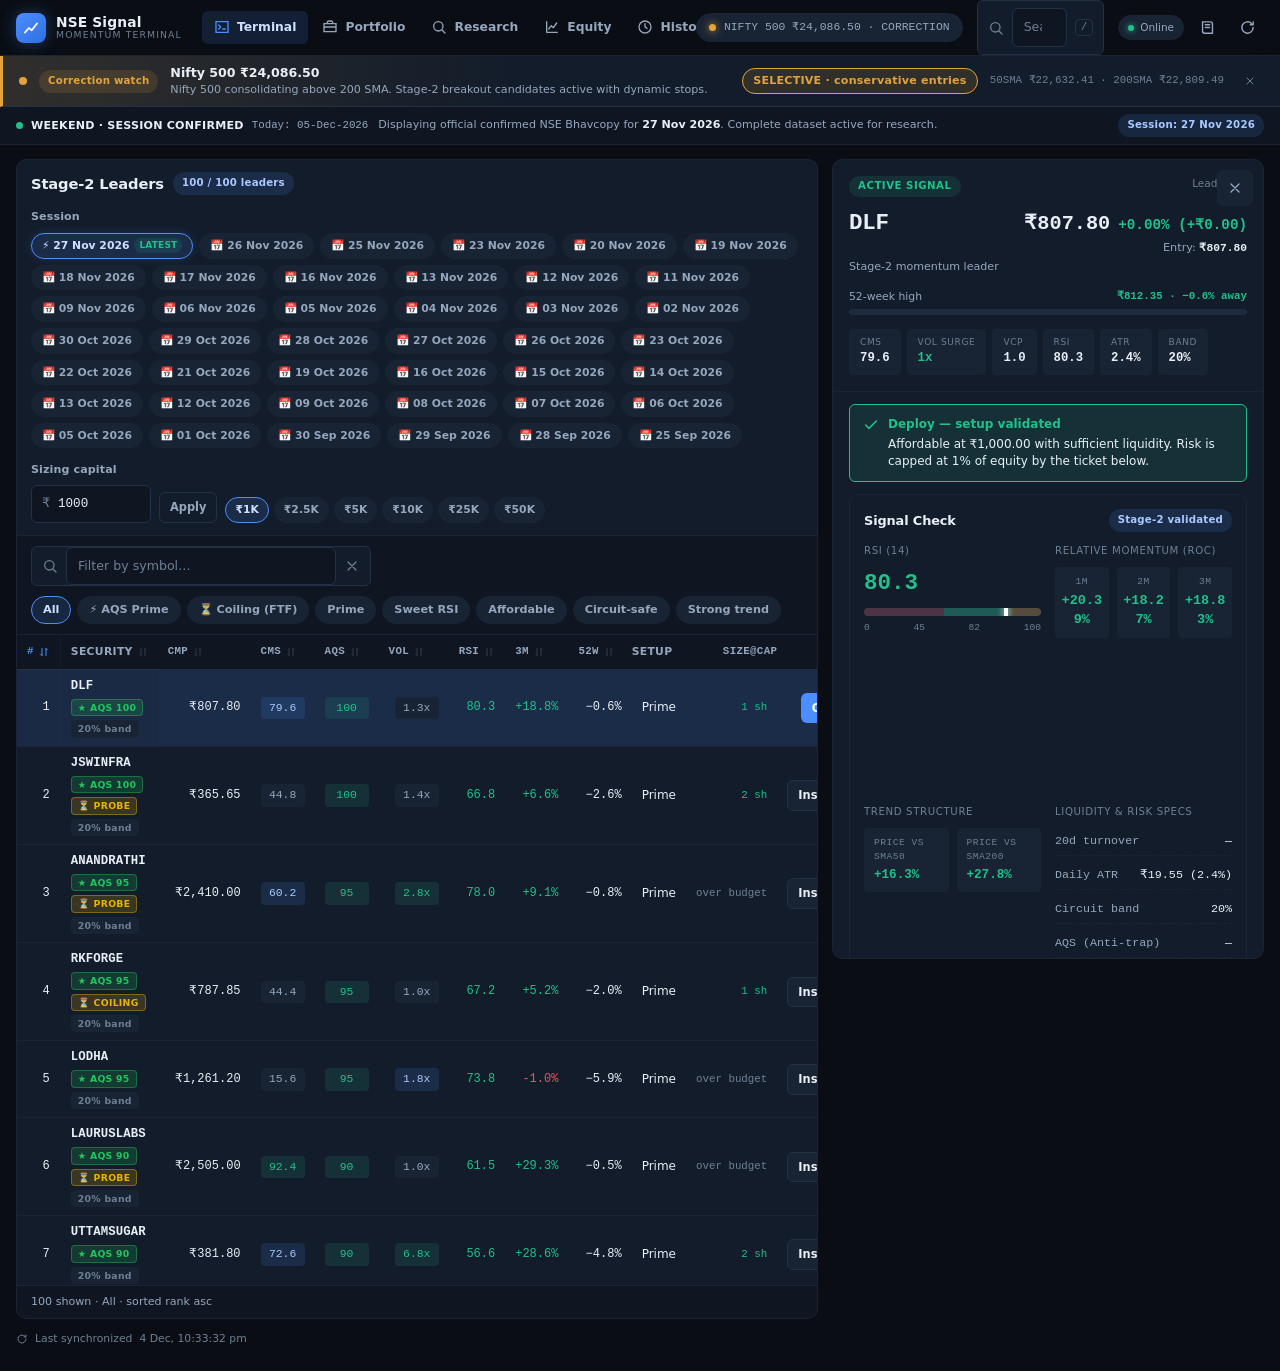
<file: nse-momentum-engine/app/index.html>
<!DOCTYPE html>
<html lang="en">
<head>
  <meta charset="UTF-8" />
  <meta name="viewport" content="width=device-width, initial-scale=1.0, viewport-fit=cover" />
  <meta name="theme-color" content="#0A0E14" />
  <meta name="description" content="NSE Institutional Momentum Terminal — Stage-2 breakouts, risk-sized GTT execution & compounding ledger" />
  <meta name="mobile-web-app-capable" content="yes" />
  <meta name="apple-mobile-web-app-capable" content="yes" />
  <meta name="apple-mobile-web-app-status-bar-style" content="black-translucent" />
  <meta name="apple-mobile-web-app-title" content="NSE Signal" />
  <meta name="format-detection" content="telephone=no, date=no, address=no" />
  <title>NSE Momentum Terminal</title>
  <link rel="manifest" href="manifest.json" />
  <link rel="apple-touch-icon" href="icons/icon-192.svg" />
  <link rel="stylesheet" href="css/style.css?v=34" />
</head>
<body>

<!-- ════════════════════ ICON SPRITE ════════════════════ -->
<svg class="icon-sprite" aria-hidden="true" focusable="false" xmlns="http://www.w3.org/2000/svg">
  <symbol id="i-terminal" viewBox="0 0 24 24"><path d="M3 4h18v16H3z" fill="none" stroke="currentColor" stroke-width="2"/><path d="M7 9l3 3-3 3M13 15h4" fill="none" stroke="currentColor" stroke-width="2" stroke-linecap="round" stroke-linejoin="round"/></symbol>
  <symbol id="i-portfolio" viewBox="0 0 24 24"><path d="M3 7h18v12H3z" fill="none" stroke="currentColor" stroke-width="2"/><path d="M8 7V5a2 2 0 0 1 2-2h4a2 2 0 0 1 2 2v2M3 12h18" fill="none" stroke="currentColor" stroke-width="2"/></symbol>
  <symbol id="i-history" viewBox="0 0 24 24"><circle cx="12" cy="12" r="9" fill="none" stroke="currentColor" stroke-width="2"/><path d="M12 7v5l3 2" fill="none" stroke="currentColor" stroke-width="2" stroke-linecap="round"/></symbol>
  <symbol id="i-settings" viewBox="0 0 24 24"><path d="M4 7h16M4 12h16M4 17h16" fill="none" stroke="currentColor" stroke-width="2" stroke-linecap="round"/><circle cx="9" cy="7" r="2" fill="currentColor"/><circle cx="15" cy="12" r="2" fill="currentColor"/><circle cx="9" cy="17" r="2" fill="currentColor"/></symbol>
  <symbol id="i-search" viewBox="0 0 24 24"><circle cx="11" cy="11" r="7" fill="none" stroke="currentColor" stroke-width="2"/><path d="M16.5 16.5L21 21" fill="none" stroke="currentColor" stroke-width="2" stroke-linecap="round"/></symbol>
  <symbol id="i-refresh" viewBox="0 0 24 24"><path d="M20 12a8 8 0 1 1-2.34-5.66M20 4v4h-4" fill="none" stroke="currentColor" stroke-width="2" stroke-linecap="round" stroke-linejoin="round"/></symbol>
  <symbol id="i-book" viewBox="0 0 24 24"><path d="M5 4h11a3 3 0 0 1 3 3v13H8a3 3 0 0 1-3-3z" fill="none" stroke="currentColor" stroke-width="2"/><path d="M9 8h6M9 12h6" fill="none" stroke="currentColor" stroke-width="2" stroke-linecap="round"/></symbol>
  <symbol id="i-close" viewBox="0 0 24 24"><path d="M6 6l12 12M18 6L6 18" fill="none" stroke="currentColor" stroke-width="2" stroke-linecap="round"/></symbol>
  <symbol id="i-copy" viewBox="0 0 24 24"><rect x="9" y="9" width="11" height="11" rx="2" fill="none" stroke="currentColor" stroke-width="2"/><path d="M5 15V5a2 2 0 0 1 2-2h8" fill="none" stroke="currentColor" stroke-width="2"/></symbol>
  <symbol id="i-bolt" viewBox="0 0 24 24"><path d="M13 3L5 13h6l-1 8 8-10h-6z" fill="none" stroke="currentColor" stroke-width="2" stroke-linejoin="round"/></symbol>
  <symbol id="i-chart" viewBox="0 0 24 24"><path d="M4 20V4M4 20h16" fill="none" stroke="currentColor" stroke-width="2" stroke-linecap="round"/><path d="M7 15l4-5 3 3 5-7" fill="none" stroke="currentColor" stroke-width="2" stroke-linecap="round" stroke-linejoin="round"/></symbol>
  <symbol id="i-shield" viewBox="0 0 24 24"><path d="M12 3l7 3v5c0 4.5-3 7.5-7 9-4-1.5-7-4.5-7-9V6z" fill="none" stroke="currentColor" stroke-width="2" stroke-linejoin="round"/></symbol>
  <symbol id="i-target" viewBox="0 0 24 24"><circle cx="12" cy="12" r="8" fill="none" stroke="currentColor" stroke-width="2"/><circle cx="12" cy="12" r="3" fill="none" stroke="currentColor" stroke-width="2"/></symbol>
  <symbol id="i-filter" viewBox="0 0 24 24"><path d="M4 5h16l-6 7v6l-4 2v-8z" fill="none" stroke="currentColor" stroke-width="2" stroke-linejoin="round"/></symbol>
  <symbol id="i-external" viewBox="0 0 24 24"><path d="M14 4h6v6M20 4l-8 8" fill="none" stroke="currentColor" stroke-width="2" stroke-linecap="round" stroke-linejoin="round"/><path d="M18 14v4a2 2 0 0 1-2 2H6a2 2 0 0 1-2-2V8a2 2 0 0 1 2-2h4" fill="none" stroke="currentColor" stroke-width="2"/></symbol>
  <symbol id="i-alert" viewBox="0 0 24 24"><path d="M12 3l9 16H3z" fill="none" stroke="currentColor" stroke-width="2" stroke-linejoin="round"/><path d="M12 9v4M12 16.5v.01" fill="none" stroke="currentColor" stroke-width="2" stroke-linecap="round"/></symbol>
  <symbol id="i-check" viewBox="0 0 24 24"><path d="M4 12l5 5L20 6" fill="none" stroke="currentColor" stroke-width="2.4" stroke-linecap="round" stroke-linejoin="round"/></symbol>
  <symbol id="i-download" viewBox="0 0 24 24"><path d="M12 4v11M8 11l4 4 4-4M5 20h14" fill="none" stroke="currentColor" stroke-width="2" stroke-linecap="round" stroke-linejoin="round"/></symbol>
  <symbol id="i-bank" viewBox="0 0 24 24"><path d="M3 9l9-5 9 5M5 9v9M19 9v9M3 20h18M9 12v6M15 12v6" fill="none" stroke="currentColor" stroke-width="2" stroke-linecap="round"/></symbol>
  <symbol id="i-trash" viewBox="0 0 24 24"><path d="M4 7h16M9 7V5h6v2M6 7l1 13h10l1-13" fill="none" stroke="currentColor" stroke-width="2" stroke-linecap="round" stroke-linejoin="round"/></symbol>
  <symbol id="i-sort" viewBox="0 0 24 24"><path d="M8 5v14M8 19l-3-3M16 19V5M16 5l3 3" fill="none" stroke="currentColor" stroke-width="2" stroke-linecap="round" stroke-linejoin="round"/></symbol>
  <symbol id="i-chevron" viewBox="0 0 24 24"><path d="M9 6l6 6-6 6" fill="none" stroke="currentColor" stroke-width="2" stroke-linecap="round" stroke-linejoin="round"/></symbol>
</svg>

<div class="app-shell">

  <!-- ════════════════════ APP BAR ════════════════════ -->
  <header class="app-bar">
    <div class="app-bar__brand">
      <span class="brand-mark" aria-hidden="true">
        <svg viewBox="0 0 24 24"><path d="M4 18l5-6 4 3 7-9" fill="none" stroke="currentColor" stroke-width="2.4" stroke-linecap="round" stroke-linejoin="round"/></svg>
      </span>
      <span class="brand-text">
        <span class="brand-name">NSE Signal</span>
        <span class="brand-sub">Momentum Terminal</span>
      </span>
    </div>

    <!-- Primary navigation (desktop / tablet) -->
    <nav class="app-nav" role="tablist" aria-label="Primary">
      <button class="desktop-tab-btn active" data-tab="Signal" role="tab" aria-selected="true">
        <svg class="ic" aria-hidden="true"><use href="#i-terminal"/></svg><span class="tab-label">Terminal</span>
      </button>
      <button class="desktop-tab-btn" data-tab="Portfolio" role="tab" aria-selected="false">
        <svg class="ic" aria-hidden="true"><use href="#i-portfolio"/></svg><span class="tab-label">Portfolio</span>
      </button>
      <button class="desktop-tab-btn" data-tab="Research" role="tab" aria-selected="false">
        <svg class="ic" aria-hidden="true"><use href="#i-search"/></svg><span class="tab-label">Research</span>
      </button>
      <button class="desktop-tab-btn" data-tab="Compounding" role="tab" aria-selected="false">
        <svg class="ic" aria-hidden="true"><use href="#i-chart"/></svg><span class="tab-label">Equity</span>
      </button>
      <button class="desktop-tab-btn" data-tab="History" role="tab" aria-selected="false">
        <svg class="ic" aria-hidden="true"><use href="#i-history"/></svg><span class="tab-label">History</span>
      </button>
      <button class="desktop-tab-btn" data-tab="Settings" role="tab" aria-selected="false">
        <svg class="ic" aria-hidden="true"><use href="#i-settings"/></svg><span class="tab-label">Settings</span>
      </button>
    </nav>

    <!-- Benchmark ticker (wide screens only) -->
    <div class="header-regime" id="headerRegimeTicker" aria-live="polite">
      <span class="regime-dot" aria-hidden="true"></span>
      <span id="headerRegimeText">Nifty 500 · syncing…</span>
    </div>

    <!-- Global leader search -->
    <div class="global-search">
      <svg class="ic" aria-hidden="true"><use href="#i-search"/></svg>
      <input type="search" id="globalStockSearch" class="global-search__input"
             placeholder="Search leaders (CUPID, EMIL…)" autocomplete="off"
             aria-label="Search momentum leaders" />
      <kbd class="kbd" aria-hidden="true">/</kbd>
    </div>

    <!-- Utility actions -->
    <div class="app-bar__actions">
      <span class="conn-badge" id="offlineBadge" title="Connection status">
        <span class="conn-dot" aria-hidden="true"></span>
        <span id="offlineText">Online</span>
      </span>
      <button class="icon-btn" id="btnOpenGlossary" title="Strategy guide & glossary" aria-label="Strategy guide and glossary">
        <svg class="ic" aria-hidden="true"><use href="#i-book"/></svg>
      </button>
      <button class="icon-btn" id="btnRefresh" title="Refresh data" aria-label="Refresh data">
        <svg class="ic" aria-hidden="true"><use href="#i-refresh"/></svg>
      </button>
    </div>
  </header>

  <!-- ════════════════════ MACRO REGIME DECISION BAR ════════════════════ -->
  <div class="regime-bar" id="regimeBanner" role="status" aria-live="polite">
    <span class="regime-pulse" aria-hidden="true"></span>
    <span class="badge" id="regimeBadge">—</span>
    <span class="regime-bar__main">
      <strong class="regime-bar__title" id="regimeTitle">Market regime syncing…</strong>
      <span class="regime-bar__desc" id="regimeDesc">Awaiting today's screening run.</span>
    </span>
    <span class="regime-bar__decision" id="regimeDecision">—</span>
    <span class="regime-bar__bench" id="regimeBench"></span>
    <button type="button" class="regime-bar__dismiss" id="btnDismissRegime" aria-label="Dismiss banner" title="Dismiss banner">
      <svg class="ic ic--xs" aria-hidden="true"><use href="#i-close"/></svg>
    </button>
  </div>

  <!-- ════════════════════ MARKET SESSION & BHAVCOPY SYNC STATUS BAR ════════════════════ -->
  <aside class="market-status-bar" id="marketStatusBar" role="region" aria-label="Market and Bhavcopy Status">
    <div class="market-status-bar__left">
      <span class="status-pulse-dot live" id="marketStatusDot" aria-hidden="true"></span>
      <strong class="status-phase" id="marketStatusPhase">NSE LIVE SESSION (09:15 – 15:30 IST)</strong>
      <span class="status-date" id="marketStatusToday">Today: 01-Oct-2026</span>
    </div>
    <div class="market-status-bar__center" id="marketStatusDesc">
      Official NSE Bhavcopy releases post-market (~17:30 IST). Showing latest confirmed session: <strong id="marketStatusActiveSession">30 Sep 2026</strong>
    </div>
    <div class="market-status-bar__right">
      <span class="badge badge--brand" id="marketStatusActivePill">Session: 30 Sep 2026</span>
      <button class="btn btn--sm btn--ghost btn-return-latest" id="btnReturnLatestSession" hidden style="display:none;" title="Return to latest confirmed session">Return to Latest</button>
    </div>
  </aside>

  <!-- ════════════════════ MAIN ════════════════════ -->
  <main class="app-main">

    <!-- ─────────── TERMINAL ─────────── -->
    <section class="tab-panel active" id="tabSignal">

      <!-- Loading skeleton -->
      <div class="skeleton-shell" id="signalSkeleton">
        <div class="skeleton sk-provider"></div>
        <div class="skeleton sk-bar"></div>
        <div class="skeleton sk-row"></div>
        <div class="skeleton sk-row"></div>
        <div class="skeleton sk-row"></div>
        <div class="skeleton sk-row"></div>
        <div class="skeleton sk-row"></div>
      </div>

      <div class="workspace" id="signalContent" style="display:none;">

        <div class="workspace__grid">

          <!-- ══ MASTER: SCREENER GRID ══ -->
          <section class="pane grid-pane" id="allStocksCard" aria-label="Stage-2 leaders screener">
            <header class="pane__head">
              <div class="pane__title">
                <h2>Stage-2 Leaders</h2>
                <span class="badge badge--brand" id="allStocksCountBadge">0 Leaders</span>
              </div>

              <!-- Session switcher -->
              <div class="session-switch" id="sessionCard">
                <span class="field-label">Session</span>
                <div class="session-pills" id="sessionPills" role="group" aria-label="Trading session"></div>
                <span id="bhavcopyPendingNotice" class="bhav-pending" hidden style="display:none;" title="Official NSE Bhavcopy publishes post-market clearing (~17:30 IST)">⏳ Compiling · using prior session</span>
              </div>

              <!-- Capital controller -->
              <div class="capital-ctl">
                <label class="field" for="inputUserCapital">
                  <span class="field-label">Sizing capital</span>
                  <span class="input-affix">
                    <span class="affix">₹</span>
                    <input type="number" id="inputUserCapital" class="num-input" value="1000" min="100" step="500" inputmode="numeric" />
                  </span>
                </label>
                <button id="btnApplyCapital" class="btn btn--sm btn--ghost">Apply</button>
                <div class="preset-row">
                  <button class="chip chip--sm pill-preset active" data-cap="1000">₹1K</button>
                  <button class="chip chip--sm pill-preset" data-cap="2500">₹2.5K</button>
                  <button class="chip chip--sm pill-preset" data-cap="5000">₹5K</button>
                  <button class="chip chip--sm pill-preset" data-cap="10000">₹10K</button>
                  <button class="chip chip--sm pill-preset" data-cap="25000">₹25K</button>
                  <button class="chip chip--sm pill-preset" data-cap="50000">₹50K</button>
                </div>
              </div>
            </header>

            <!-- Toolbar: search + filters -->
            <div class="pane__toolbar">
              <div class="search-field">
                <svg class="ic" aria-hidden="true"><use href="#i-search"/></svg>
                <input type="search" id="screenerSearchInput" class="search-field__input"
                       placeholder="Filter by symbol…" autocomplete="off" aria-label="Filter leaders by symbol" />
                <button id="btnClearSearch" class="search-field__clear" hidden title="Clear" aria-label="Clear search">
                  <svg class="ic" aria-hidden="true"><use href="#i-close"/></svg>
                </button>
              </div>

              <div class="filter-chips" id="screenerFilterChips" role="group" aria-label="Quick filters">
                <button class="chip filter-chip active" data-filter="all">All</button>
                <button class="chip filter-chip" data-filter="aqs_prime">⚡ AQS Prime</button>
                <button class="chip filter-chip" data-filter="coiling">⏳ Coiling (FTF)</button>
                <button class="chip filter-chip" data-filter="prime">Prime</button>
                <button class="chip filter-chip" data-filter="sweet_rsi">Sweet RSI</button>
                <button class="chip filter-chip" data-filter="affordable">Affordable</button>
                <button class="chip filter-chip" data-filter="circuit_safe">Circuit-safe</button>
                <button class="chip filter-chip" data-filter="strong_trend">Strong trend</button>
              </div>
            </div>

            <!-- Data grid -->
            <div class="table-wrap">
              <table class="data-grid" role="table" aria-label="Ranked momentum leaders">
                <thead>
                  <tr>
                    <th class="col-rank num" scope="col" data-sort="rank" aria-sort="ascending"><button class="sort-btn">#<svg class="ic ic--xs" aria-hidden="true"><use href="#i-sort"/></svg></button></th>
                    <th class="col-sec" scope="col" data-sort="symbol"><button class="sort-btn">Security<svg class="ic ic--xs" aria-hidden="true"><use href="#i-sort"/></svg></button></th>
                    <th class="num" scope="col" data-sort="cmp"><button class="sort-btn">CMP<svg class="ic ic--xs" aria-hidden="true"><use href="#i-sort"/></svg></button></th>
                    <th class="num col-cms" scope="col" data-sort="cms"><button class="sort-btn">CMS<svg class="ic ic--xs" aria-hidden="true"><use href="#i-sort"/></svg></button></th>
                    <th class="num col-aqs" scope="col" data-sort="aqs"><button class="sort-btn" title="Accumulation Quality Score (0–100)">AQS<svg class="ic ic--xs" aria-hidden="true"><use href="#i-sort"/></svg></button></th>
                    <th class="num col-vol" scope="col" data-sort="vol"><button class="sort-btn" title="Minervini volume surge ratio (vs 20-day avg)">Vol<svg class="ic ic--xs" aria-hidden="true"><use href="#i-sort"/></svg></button></th>
                    <th class="num col-rsi" scope="col" data-sort="rsi"><button class="sort-btn">RSI<svg class="ic ic--xs" aria-hidden="true"><use href="#i-sort"/></svg></button></th>
                    <th class="num col-roc col-roc1" scope="col" data-sort="roc1"><button class="sort-btn">1M<svg class="ic ic--xs" aria-hidden="true"><use href="#i-sort"/></svg></button></th>
                    <th class="num col-roc" scope="col" data-sort="roc3"><button class="sort-btn">3M<svg class="ic ic--xs" aria-hidden="true"><use href="#i-sort"/></svg></button></th>
                    <th class="num col-atr" scope="col" data-sort="atr"><button class="sort-btn">ATR%<svg class="ic ic--xs" aria-hidden="true"><use href="#i-sort"/></svg></button></th>
                    <th class="num col-liq" scope="col" data-sort="turnover"><button class="sort-btn">Turnover<svg class="ic ic--xs" aria-hidden="true"><use href="#i-sort"/></svg></button></th>
                    <th class="num col-prox" scope="col" data-sort="prox"><button class="sort-btn">52W<svg class="ic ic--xs" aria-hidden="true"><use href="#i-sort"/></svg></button></th>
                    <th class="col-setup" scope="col">Setup</th>
                    <th class="col-size num" scope="col">Size@cap</th>
                    <th class="col-action" scope="col"><span class="sr-only">Action</span></th>
                  </tr>
                </thead>
                <tbody id="allStocksBody" role="rowgroup">
                  <!-- populated by JS -->
                </tbody>
              </table>
            </div>

            <footer class="pane__foot">
              <span id="gridStatus" class="pane__foot-status">—</span>
            </footer>
          </section>

          <!-- ══ DETAIL: STOCK INSPECTOR ══ -->
          <aside class="pane inspector" id="inspectorPane" aria-label="Stock inspector">
            <div class="inspector__scroll">

              <!-- Selected-stock header (rendered by JS) -->
              <div class="inspector__header" id="heroCard">
                <div class="inspector__empty">
                  <svg class="ic ic--lg" aria-hidden="true"><use href="#i-target"/></svg>
                  <p>Select a leader from the screener to open its levels, risk profile and GTT ticket.</p>
                </div>
              </div>

              <!-- Decision banner (rendered by JS) -->
              <div class="decision" id="decisionBox" hidden></div>

              <!-- Signal scorecard -->
              <div class="card scorecard" id="rsiCard" hidden>
                <div class="card__head">
                  <h3>Signal Check</h3>
                  <span class="badge badge--brand">Stage-2 validated</span>
                </div>

                <div class="scorecard__grid">
                  <!-- RSI meter -->
                  <div class="metric">
                    <div class="metric__label">RSI (14)</div>
                    <div class="rsi-meter">
                      <div class="rsi-meter__value" id="rsiValueLabel">–</div>
                      <div class="rsi-track" aria-hidden="true">
                        <span class="rsi-zone zone--oversold" title="Oversold (<45)"></span>
                        <span class="rsi-zone zone--sweet" title="Sweet zone (45–82)"></span>
                        <span class="rsi-zone zone--overbought" title="Overbought (>82)"></span>
                        <span class="rsi-marker" id="rsiMarker"></span>
                      </div>
                      <div class="rsi-scale"><span>0</span><span>45</span><span>82</span><span>100</span></div>
                    </div>
                    <svg id="rsiSvgHidden" hidden><line id="rsiNeedle" /></svg>
                  </div>

                  <!-- ROC -->
                  <div class="metric">
                    <div class="metric__label">Relative momentum (ROC)</div>
                    <div class="roc-row" id="rocRow"></div>
                  </div>

                  <!-- Moving averages -->
                  <div class="metric">
                    <div class="metric__label">Trend structure</div>
                    <div class="sma-row" id="smaRow"></div>
                  </div>

                  <!-- Liquidity & risk -->
                  <div class="metric">
                    <div class="metric__label">Liquidity &amp; risk specs</div>
                    <dl class="specs">
                      <div class="spec"><dt>20d turnover</dt><dd id="specTurnover">–</dd></div>
                      <div class="spec"><dt>Daily ATR</dt><dd id="specATR">–</dd></div>
                      <div class="spec"><dt>Circuit band</dt><dd id="specCircuit">–</dd></div>
                      <div class="spec"><dt>AQS (Anti-trap)</dt><dd id="specAQS">–</dd></div>
                      <div class="spec"><dt>Closing Range</dt><dd id="specCR">–</dd></div>
                    </dl>
                  </div>
                </div>
              </div>

              <!-- AQS & Anti-Trap Diagnostic Verification Card -->
              <div class="card aqs-card" id="aqsCard" hidden>
                <div class="card__head">
                  <h3>AQS &amp; Anti-Trap Check</h3>
                  <span class="badge" id="aqsGradeBadge">AQS Diagnostic</span>
                </div>
                <div class="aqs-diagnostic" id="aqsDiagnostic">
                  <!-- Populated dynamically by JS -->
                </div>
              </div>

              <!-- GTT execution ticket -->
              <div class="card gtt-card" id="gttCard" hidden>
                <div class="card__head">
                  <h3>GTT execution ticket</h3>
                  <span class="badge badge--brand" id="gttEntryBasisBadge">Entry basis: CMP</span>
                </div>

                <!-- Entry price / gap controller -->
                <div class="entry-box">
                  <div class="entry-box__head">
                    <span class="field-label">Actual fill / entry price</span>
                    <span class="badge" id="gapBadge">0.0% gap</span>
                  </div>
                  <div class="entry-box__row">
                    <span class="input-affix input-affix--lg">
                      <span class="affix">₹</span>
                      <input type="number" id="inputActualEntry" class="num-input num-input--lg" step="0.05" min="1" inputmode="decimal" aria-label="Actual entry price" />
                    </span>
                    <button id="btnResetEntry" class="btn btn--sm btn--ghost">Reset</button>
                  </div>
                  <div class="preset-row">
                    <button class="chip chip--sm pill-gap active" data-gap="0">Flat</button>
                    <button class="chip chip--sm pill-gap" data-gap="1">+1%</button>
                    <button class="chip chip--sm pill-gap" data-gap="2">+2%</button>
                    <button class="chip chip--sm pill-gap" data-gap="3">+3% max</button>
                  </div>
                  <p class="entry-advice" id="gapAdviceBox">Enter your fill price to calibrate the ticket.</p>
                </div>

                <!-- Levels -->
                <div class="table-wrap table-wrap--flush">
                  <table class="level-table">
                    <thead>
                      <tr><th scope="col">Milestone</th><th scope="col" class="num">Target</th><th scope="col" class="num">Stop</th><th scope="col" class="num">Δ</th></tr>
                    </thead>
                    <tbody id="gttBody"></tbody>
                  </table>
                </div>

                <!-- Sizing -->
                <div class="trade-pills" id="tradePills"></div>

                <!-- Execution -->
                <div class="exec" id="zerodhaActions">
                  <div class="exec__head">
                    <span class="field-label">1-tap broker execution</span>
                    <span class="exec__targets">
                      <span>Stop <strong class="tone-bear" id="guideStopLoss">–</strong></span>
                      <span>Target <strong class="tone-bull" id="guideTarget">–</strong></span>
                    </span>
                  </div>
                  <div class="exec__grid">
                    <button class="btn btn--primary" id="btnCopyGTT">
                      <svg class="ic" aria-hidden="true"><use href="#i-copy"/></svg> Copy GTT form
                    </button>
                    <button class="btn btn--secondary" id="btnOpenKite">
                      <svg class="ic" aria-hidden="true"><use href="#i-external"/></svg> Open Kite
                    </button>
                    <button class="btn btn--secondary" id="btnAutoGTT">
                      <svg class="ic" aria-hidden="true"><use href="#i-bolt"/></svg> Auto GTT
                    </button>
                    <button class="btn btn--secondary" id="btnOpenGroww">
                      <svg class="ic" aria-hidden="true"><use href="#i-external"/></svg> Groww
                    </button>
                    <button class="btn btn--secondary" id="btnOpenTV">
                      <svg class="ic" aria-hidden="true"><use href="#i-chart"/></svg> Chart
                    </button>
                    <button class="btn btn--secondary" id="btnResearchInLab" title="Backtest this stock in Research Lab">
                      <svg class="ic" aria-hidden="true"><use href="#i-search"/></svg> Backtest in Lab
                    </button>
                    <button class="btn btn--secondary" id="btnQuickTrack">
                      <svg class="ic" aria-hidden="true"><use href="#i-check"/></svg> Track in Portfolio
                    </button>
                  </div>
                  <p class="exec__hint">Copy the ticket → open Kite → create an OCO GTT → paste stop &amp; target → set quantity.</p>
                </div>
              </div>

            </div><!-- /.inspector__scroll -->

            <!-- Mobile close affordance for the sheet -->
            <button class="inspector__close" id="btnCloseInspector" aria-label="Close inspector">
              <svg class="ic" aria-hidden="true"><use href="#i-close"/></svg>
            </button>
          </aside>

        </div><!-- /.workspace__grid -->

        <!-- Timestamp -->
        <div class="sync-bar" id="lastUpdatedBar" hidden>
          <svg class="ic ic--xs" aria-hidden="true"><use href="#i-refresh"/></svg>
          <span>Last synchronized</span>
          <span id="lastUpdatedText">–</span>
        </div>
      </div><!-- /#signalContent -->

      <!-- hidden hook kept for compatibility -->
      <div id="qualBanner" hidden><span id="totalQualified"></span></div>
    </section>

    <!-- ─────────── PORTFOLIO ─────────── -->
    <section class="tab-panel" id="tabPortfolio">
      <div class="page">
        <header class="page__head">
          <div>
            <h1 class="page__title">Portfolio</h1>
            <p class="page__sub">Active trade execution, real-time tracking &amp; open positions.</p>
          </div>
          <button class="btn btn--primary" id="btnRecordExit">
            <svg class="ic" aria-hidden="true"><use href="#i-portfolio"/></svg> Record exit
          </button>
        </header>

        <!-- Active Positions & Multi-Stock Watchlist (Paper or Real) -->
        <div class="card" id="liveCard">
          <div class="card__head">
            <div style="display:flex;align-items:center;gap:8px;">
              <h3>Active Positions &amp; Watchlist</h3>
              <span class="badge badge--brand">⚡ Real-time</span>
            </div>
            <div style="display:flex;align-items:center;gap:6px;">
              <span class="badge badge--muted" id="liveCountBadge">0 tracked</span>
              <span class="badge badge--bull" id="liveSourceBadge">⚡ Live stream</span>
            </div>
          </div>
          <p class="muted" style="margin-bottom:12px;">Real-time tick-by-tick streaming tracker for your active holdings, paper trades, and watchlist stocks. Tracks live P&amp;L without opening Zerodha.</p>
          <div class="live-form">
            <div class="field">
              <label class="field-label" for="liveSymbol">Symbol</label>
              <input type="text" class="num-input" id="liveSymbol" placeholder="e.g. CUPID or REDINGTON" autocomplete="off" maxlength="20" autocapitalize="characters" style="text-transform:uppercase;" />
            </div>
            <div class="field">
              <label class="field-label" for="liveEntry">Entry price (₹)</label>
              <input type="number" class="num-input" id="liveEntry" placeholder="Fill price" step="0.05" inputmode="decimal" />
            </div>
            <div class="field">
              <label class="field-label" for="liveCapital">Allocated capital (₹)</label>
              <input type="number" class="num-input" id="liveCapital" placeholder="e.g. 10000" step="100" inputmode="numeric" />
            </div>
            <div class="field">
              <label class="field-label" for="liveTargetPct">Target %</label>
              <input type="number" class="num-input" id="liveTargetPct" value="15" step="0.5" inputmode="decimal" />
            </div>
          </div>
          <div class="btn-row">
            <button class="btn btn--primary btn--sm" id="btnLiveSave"><svg class="ic" aria-hidden="true"><use href="#i-check"/></svg> Add to watchlist</button>
            <button class="btn btn--secondary btn--sm" id="btnLiveRefresh"><svg class="ic" aria-hidden="true"><use href="#i-refresh"/></svg> Refresh now</button>
            <button class="btn btn--ghost btn--sm" id="btnLiveClear" style="margin-left:auto;"><svg class="ic" aria-hidden="true"><use href="#i-close"/></svg> Clear all</button>
          </div>
          <div class="live-body" id="liveBody">
            <p class="muted">No stocks in watchlist yet. Enter a symbol above or tap <strong>Track this stock</strong> on any leader in the Terminal to track it in real-time.</p>
          </div>
          <details class="live-key">
            <summary>Live quote settings &amp; fallbacks (optional)</summary>
            <div class="field">
              <label class="field-label" for="liveApiKey">Twelve Data API key <span class="muted">— stored only in this browser</span></label>
              <input type="text" class="num-input" id="liveApiKey" placeholder="Paste your free key" autocomplete="off" />
            </div>
            <div class="field">
              <label class="field-label" for="liveProxyUrl">Cloudflare Worker proxy URL <span class="muted">— keyless option</span></label>
              <input type="text" class="num-input" id="liveProxyUrl" placeholder="https://nse-quote.you.workers.dev" autocomplete="off" />
            </div>
            <button class="btn btn--secondary btn--sm" id="btnLiveSaveKey"><svg class="ic" aria-hidden="true"><use href="#i-check"/></svg> Save source</button>
            <p class="muted">⚡ Real-time Yahoo WebSocket is active automatically for both your stocks and the Nifty 500 benchmark (zero setup, 100% free).</p>
          </details>
        </div>
      </div>
    </section>

    <!-- ─────────── BACKTEST RESEARCH & OBSERVATION ─────────── -->
    <section class="tab-panel" id="tabResearch">
      <div class="page">
        <header class="page__head">
          <div>
            <h1 class="page__title">Backtest Research Lab</h1>
            <p class="page__sub">Offline statistical laboratory for observation &amp; forward-outcome studies.</p>
          </div>
        </header>

        <div class="card" style="margin-bottom:18px;">
          <div class="card__head">
            <div style="display:flex;align-items:center;gap:8px;">
              <h3>Stage-2 Research &amp; Backtest Lab</h3>
              <span class="badge badge--brand">⚡ Live 365d Engine</span>
            </div>
            <span class="badge badge--bull">⚡ Cloudflare Proxy Active</span>
          </div>
          <p class="muted" style="margin-bottom:14px;">Type any NSE ticker to run a live forward-outcome backtest on the past 365 days of price action directly in your browser.</p>

          <!-- Search Leaders-styled input bar -->
          <div class="research-search-row" style="display:flex;align-items:center;gap:10px;margin-bottom:14px;flex-wrap:wrap;">
            <div class="global-search" style="display:flex;flex:1 1 280px;min-width:240px;max-width:none;margin-left:0;padding:9px 12px;border-radius:var(--radius-sm);background:var(--surface);border:1px solid var(--border);">
              <svg class="ic" aria-hidden="true" style="color:var(--text-dim);"><use href="#i-search"/></svg>
              <input type="search" id="researchCustomTicker" class="global-search__input"
                     placeholder="Search leaders (CUPID, INFY, TATAMOTORS, ZOMATO…)"
                     autocomplete="off" autocapitalize="characters"
                     style="text-transform:uppercase;font-weight:600;font-size:0.9rem;"
                     aria-label="Search ticker for 365-day backtest" />
              <kbd class="kbd" id="kbdRunBacktest" style="cursor:pointer;" title="Press Enter to run">Enter ↵</kbd>
            </div>
            <button class="btn btn--primary" id="btnRunLiveBacktest" style="height:38px;padding:0 16px;">
              <svg class="ic" aria-hidden="true"><use href="#i-bolt"/></svg> Run 365-Day Backtest
            </button>
          </div>

          <!-- Quick leader suggestion chips -->
          <div class="research-quick-chips" style="display:flex;align-items:center;gap:8px;flex-wrap:wrap;">
            <span style="font-size:0.75rem;color:var(--text-dim);font-weight:600;text-transform:uppercase;letter-spacing:0.04em;">Quick leaders:</span>
            <button class="chip chip--sm chip-leader-suggest" data-sym="CUPID">CUPID</button>
            <button class="chip chip--sm chip-leader-suggest" data-sym="DIVISLAB">DIVISLAB</button>
            <button class="chip chip--sm chip-leader-suggest" data-sym="INFY">INFY</button>
            <button class="chip chip--sm chip-leader-suggest" data-sym="ZOMATO">ZOMATO</button>
            <button class="chip chip--sm chip-leader-suggest" data-sym="TATAMOTORS">TATAMOTORS</button>
            <button class="chip chip--sm chip-leader-suggest" data-sym="RELIANCE">RELIANCE</button>
            <button class="chip chip--sm chip-leader-suggest" data-sym="KMEW">KMEW</button>
          </div>
        </div>

        <!-- Screener & Defensive Watchlist Diagnostic Profile -->
        <div class="card" id="researchScreenerCard" style="margin-bottom:18px;display:none;"></div>

        <div class="card" id="researchCard">
          <div class="card__head">
            <h3 id="researchSymbolTitle">Statistical Study</h3>
            <span class="badge" id="researchVerdict">–</span>
          </div>
          <div class="cred-grid" id="researchGrid"></div>
          <p class="cred-foot" id="researchFoot" style="margin-top:16px;"></p>
        </div>
      </div>
    </section>

    <!-- ─────────── COMPOUNDING & EQUITY ─────────── -->
    <section class="tab-panel" id="tabCompounding">
      <div class="page">
        <header class="page__head">
          <div>
            <h1 class="page__title">Equity &amp; Compounding</h1>
            <p class="page__sub">Account equity growth, compounding ledger and +15% rotation cycles.</p>
          </div>
          <button class="btn btn--sm btn--ghost" id="btnResetCapital">
            <svg class="ic" aria-hidden="true"><use href="#i-refresh"/></svg> Reset to base
          </button>
        </header>

        <!-- Metric strip -->
        <div class="metric-strip">
          <div class="stat">
            <span class="stat__label">Account equity</span>
            <span class="stat__value num" id="capitalDisplay">₹0</span>
            <span class="stat__foot" id="capitalBaseDisp">Base: –</span>
          </div>
          <div class="stat">
            <span class="stat__label">Net return</span>
            <span class="stat__value num" id="capitalGain">–</span>
            <span class="stat__foot">vs. starting base</span>
          </div>
          <div class="stat">
            <span class="stat__label">Closed trades</span>
            <span class="stat__value num" id="statTrades">0</span>
            <span class="stat__foot">logged exits</span>
          </div>
          <div class="stat">
            <span class="stat__label">Wins</span>
            <span class="stat__value num tone-bull" id="statWins">0</span>
            <span class="stat__foot">profitable exits</span>
          </div>
          <div class="stat">
            <span class="stat__label">Win rate</span>
            <span class="stat__value num" id="statWinRate">–</span>
            <span class="stat__foot">hit ratio</span>
          </div>
        </div>

        <div class="grid-2">
          <!-- Equity curve -->
          <div class="card">
            <div class="card__head">
              <h3>Equity curve</h3>
              <span class="badge badge--muted">Capital compounding</span>
            </div>
            <div class="chart-wrap">
              <canvas class="chart-canvas" id="capitalChart" aria-label="Account equity over time"></canvas>
              <div class="chart-empty" id="chartEmpty">
                <svg class="ic ic--lg" aria-hidden="true"><use href="#i-chart"/></svg>
                <p>No closed trades yet.<br>Record an exit to start plotting your equity curve.</p>
              </div>
            </div>
          </div>

          <!-- Lifecycle discipline -->
          <div class="card">
            <div class="card__head">
              <h3>Trade lifecycle</h3>
              <span class="badge badge--brand">V2 engine</span>
            </div>
            <ol class="lifecycle">
              <li class="lifecycle__step">
                <span class="lifecycle__badge">0</span>
                <div><strong>Deploy — full capital</strong><p>Buy the #1 leader with the whole equity. The ATR stop (−5% to −7%) caps the downside.</p></div>
              </li>
              <li class="lifecycle__step">
                <span class="lifecycle__badge">1</span>
                <div><strong>Target — +15%</strong><p>Sell the entire position at +15%. No partial runner and no trailing — the target is the exit.</p></div>
              </li>
              <li class="lifecycle__step">
                <span class="lifecycle__badge">2</span>
                <div><strong>Redeploy — reinvest all</strong><p>Put principal + profit into the next ranked leader in a single order.</p></div>
              </li>
              <li class="lifecycle__step">
                <span class="lifecycle__badge">3</span>
                <div><strong>Repeat — never add capital</strong><p>One capital base compounding indefinitely. Only the target or the stop ends a cycle.</p></div>
              </li>
            </ol>
          </div>
        </div>

        <div class="card">
          <div class="card__head">
            <h3>Rotation plan — +15% cycles</h3>
            <span class="badge badge--brand">No new capital</span>
          </div>
          <p class="muted">Each cycle sells the full position at +15% and reinvests principal + profit into the next leader. Nothing is ever topped up from outside.</p>
          <div class="rotation-grid">
            <div class="rstat"><span class="rstat__k">Starting capital</span><span class="rstat__v num" id="rotBase">₹0</span></div>
            <div class="rstat"><span class="rstat__k">Current equity</span><span class="rstat__v num" id="rotEquity">₹0</span></div>
            <div class="rstat"><span class="rstat__k">Cycles completed</span><span class="rstat__v num" id="rotCycles">0</span></div>
            <div class="rstat"><span class="rstat__k">Next +15% target</span><span class="rstat__v num tone-bull" id="rotNext">₹0</span></div>
          </div>
          <div class="table-wrap table-wrap--flush">
            <table class="level-table">
              <thead><tr><th>Cycles</th><th class="num">Projected equity</th><th class="num">Cumulative return</th></tr></thead>
              <tbody id="rotLadder"></tbody>
            </table>
          </div>
          <p class="cred-foot" id="rotNote"></p>
        </div>

        <div class="card">
          <div class="card__head">
            <h3>Compounding operations</h3>
            <p class="muted" style="margin:0;">Recording an exit updates account equity and scales position sizing for subsequent Stage-2 leaders automatically.</p>
          </div>
        </div>
      </div>
    </section>

    <!-- ─────────── HISTORY ─────────── -->
    <section class="tab-panel" id="tabHistory">
      <div class="page">
        <header class="page__head">
          <div>
            <h1 class="page__title">History</h1>
            <p class="page__sub">Browse confirmed EOD screening runs and your closed-trade ledger.</p>
          </div>
        </header>

        <div class="grid-2 grid-2--history">
          <div class="card">
            <div class="card__head">
              <h3>Session archive</h3>
              <span class="badge badge--muted">NSE bhavcopy</span>
            </div>
            <div class="session-archive" id="historySessionsList"></div>
          </div>

          <div class="card">
            <div class="card__head">
              <h3>Closed-trade ledger</h3>
              <span class="badge badge--muted">Realized P&amp;L</span>
            </div>
            <div class="ledger" id="historyList"></div>
          </div>
        </div>
      </div>
    </section>

    <!-- ─────────── SETTINGS ─────────── -->
    <section class="tab-panel" id="tabSettings">
      <div class="page">
        <header class="page__head">
          <div>
            <h1 class="page__title">Settings</h1>
            <p class="page__sub">Sizing defaults, broker connectivity and app installation.</p>
          </div>
        </header>

        <div class="grid-2">
          <div class="card">
            <div class="card__head">
              <h3>Quant feed pipeline</h3>
              <span class="badge badge--brand">Static CDN</span>
            </div>
            <p class="muted">Delivered as static <code>signal.json</code> from GitHub Pages — no API keys, no token expiry.</p>
            <div class="field">
              <label class="field-label" for="inputCapitalBase">Default capital base (₹)
                <span class="muted">— starting equity for position sizing</span>
              </label>
              <input type="number" class="num-input" id="inputCapitalBase" placeholder="1000" min="100" step="100" inputmode="numeric" />
            </div>
            <button class="btn btn--primary" id="btnSaveSettings">
              <svg class="ic" aria-hidden="true"><use href="#i-check"/></svg> Save defaults
            </button>

            <hr class="rule" />
            <h4 class="card__subhead">Cache &amp; storage</h4>
            <div class="btn-row">
              <button class="btn btn--ghost" id="btnClearHistory"><svg class="ic" aria-hidden="true"><use href="#i-trash"/></svg> Clear signal cache</button>
              <button class="btn btn--ghost" id="btnClearCapital"><svg class="ic" aria-hidden="true"><use href="#i-trash"/></svg> Reset capital history</button>
            </div>
          </div>

          <div class="card">
            <div class="card__head">
              <h3>Zerodha Kite Connect</h3>
              <span class="badge badge--accent-soft">Personal tier · free</span>
            </div>
            <p class="muted">Enables one-click GTT placement from the terminal. Leave blank to use the manual copy form.</p>
            <div class="field">
              <label class="field-label" for="kiteApiKey">API key</label>
              <input type="text" class="num-input" id="kiteApiKey" placeholder="e.g. abc123xyz" autocomplete="off" />
            </div>
            <div class="field">
              <label class="field-label" for="kiteAccessToken">Daily access token <span class="muted">— refresh each morning</span></label>
              <input type="password" class="num-input" id="kiteAccessToken" placeholder="Paste today's token" autocomplete="off" />
            </div>
            <button class="btn btn--primary" id="btnSaveKite"><svg class="ic" aria-hidden="true"><use href="#i-check"/></svg> Save Kite token</button>
            <p class="status-line" id="kiteStatus"></p>

            <hr class="rule" />
            <h4 class="card__subhead">App installation</h4>
            <button class="btn btn--secondary" id="btnInstall" disabled><svg class="ic" aria-hidden="true"><use href="#i-download"/></svg> Install PWA</button>
            <p class="muted">Install to your home screen for fast launch and offline data.</p>
          </div>
        </div>

        <p class="build-note">NSE Momentum Quant Engine V2 · Two-tier asymmetric profit booking · Uncapped multibagger trailing</p>
      </div>
    </section>

  </main>

  <!-- ════════════════════ BOTTOM NAV (mobile) ════════════════════ -->
  <nav class="bottom-nav" role="navigation" aria-label="Primary">
    <button class="nav-item active" data-tab="Signal">
      <svg class="ic" aria-hidden="true"><use href="#i-terminal"/></svg><span class="nav-label">Terminal</span>
    </button>
    <button class="nav-item" data-tab="Portfolio">
      <svg class="ic" aria-hidden="true"><use href="#i-portfolio"/></svg><span class="nav-label">Portfolio</span>
    </button>
    <button class="nav-item" data-tab="Research">
      <svg class="ic" aria-hidden="true"><use href="#i-search"/></svg><span class="nav-label">Research</span>
    </button>
    <button class="nav-item" data-tab="Compounding">
      <svg class="ic" aria-hidden="true"><use href="#i-chart"/></svg><span class="nav-label">Equity</span>
    </button>
    <button class="nav-item" data-tab="History">
      <svg class="ic" aria-hidden="true"><use href="#i-history"/></svg><span class="nav-label">History</span>
    </button>
    <button class="nav-item" data-tab="Settings">
      <svg class="ic" aria-hidden="true"><use href="#i-settings"/></svg><span class="nav-label">Settings</span>
    </button>
  </nav>

</div><!-- /.app-shell -->

<!-- ════════════════════ MODAL · RECORD EXIT ════════════════════ -->
<div class="modal-overlay" id="exitModal" role="dialog" aria-modal="true" aria-label="Record trade exit">
  <div class="modal-sheet">
    <div class="modal-sheet__grip" aria-hidden="true"></div>
    <div class="modal-sheet__head">
      <h2>Record trade exit</h2>
      <button class="icon-btn" id="btnCancelExitTop" aria-label="Close" type="button">
        <svg class="ic" aria-hidden="true"><use href="#i-close"/></svg>
      </button>
    </div>

    <div class="field">
      <label class="field-label" for="exitSymbol">Stock symbol</label>
      <input type="text" class="num-input" id="exitSymbol" placeholder="e.g. RELIANCE" autocomplete="off" />
    </div>
    <div class="field-row">
      <div class="field">
        <label class="field-label" for="exitEntry">Entry price (₹)</label>
        <input type="number" class="num-input" id="exitEntry" placeholder="0.00" step="0.05" min="0" inputmode="decimal" />
      </div>
      <div class="field">
        <label class="field-label" for="exitPrice">Exit price (₹)</label>
        <input type="number" class="num-input" id="exitPrice" placeholder="0.00" step="0.05" min="0" inputmode="decimal" />
      </div>
      <div class="field">
        <label class="field-label" for="exitShares">Shares</label>
        <input type="number" class="num-input" id="exitShares" placeholder="0" min="1" inputmode="numeric" />
      </div>
    </div>

    <div class="calc-preview" id="exitCalcPreview" hidden></div>

    <div class="btn-row">
      <button class="btn btn--primary" id="btnConfirmExit">Confirm &amp; record</button>
      <button class="btn btn--ghost" id="btnCancelExit">Cancel</button>
    </div>
  </div>
</div>

<!-- ════════════════════ MODAL · STRATEGY GUIDE ════════════════════ -->
<div class="modal-overlay" id="glossaryModal" role="dialog" aria-modal="true" aria-label="Strategy guide and glossary">
  <div class="modal-sheet modal-sheet--wide">
    <div class="modal-sheet__grip" aria-hidden="true"></div>
    <div class="modal-sheet__head">
      <h2>Strategy &amp; glossary</h2>
      <button class="icon-btn" id="btnCloseGlossary" aria-label="Close" type="button">
        <svg class="ic" aria-hidden="true"><use href="#i-close"/></svg>
      </button>
    </div>

    <div class="doc">
      <section class="doc__section">
        <h3>Rotation plan — +15% cycles, one capital base</h3>
        <ul>
          <li><strong class="tone-bear">Initial stop (−5% to −7% ATR):</strong> 2×ATR₁₄ bounded between −5% and −7%, tightened to −4% in defensive regimes. Hard tail-risk protection.</li>
          <li><strong class="tone-bull">Target (+15%):</strong> the <em>entire</em> position is sold at +15%. In rotation mode there is no partial runner and no trailing — the target is the exit.</li>
          <li><strong class="tone-brand">Redeploy:</strong> sell proceeds (principal + profit) buy the next ranked leader. No new capital is ever added; only the first ₹1,000 is funded.</li>
          <li><strong class="tone-brand">Optional trailing (advanced):</strong> if you choose not to rotate, you can instead bank 40% at +22% and trail the remaining 60% below the 50-SMA / 20-EMA. The terminal shows both, but the rotation plan is the default.</li>
        </ul>
      </section>

      <section class="doc__section">
        <h3>Gap-ups and the 3% max-chase rule</h3>
        <ul>
          <li><strong class="tone-bull">0–3% gap (safe):</strong> normal open. Enter your real fill price — the ticket recalculates every level from it.</li>
          <li><strong class="tone-caution">+3% to +5% (extended):</strong> chasing raises pullback risk. Wait for a dip or take a smaller quantity.</li>
          <li><strong class="tone-bear">&gt; +5% / circuit (do not chase):</strong> never chase an over-extended gap or locked circuit. Switch to the next alternate.</li>
        </ul>
      </section>

      <section class="doc__section">
        <h3>Terminology</h3>
        <dl class="glossary">
          <div><dt>CMP</dt><dd>Current market price (latest NSE close).</dd></div>
          <div><dt>CMS score</dt><dd>Cross-sectional percentile rank blending 3M momentum and 52W-high proximity.</dd></div>
          <div><dt>RSI (14)</dt><dd>Relative Strength Index; 45–82 is the momentum sweet spot.</dd></div>
          <div><dt>ATR (14)</dt><dd>Average True Range — average daily price movement.</dd></div>
          <div><dt>SMA 50/200</dt><dd>Price must hold above both for Stage-2 mark-up.</dd></div>
          <div><dt>GTT</dt><dd>Good-Till-Triggered standing order that auto-sells at your stop or target.</dd></div>
          <div><dt>Regime</dt><dd>Benchmark trend state that gates whether new capital may be deployed.</dd></div>
        </dl>
      </section>
    </div>

    <button class="btn btn--primary btn--block" id="btnCloseGlossaryBottom">Got it</button>
  </div>
</div>

<!-- ════════════════════ TOASTS ════════════════════ -->
<div class="toast-container" id="toastContainer" aria-live="polite" aria-atomic="false"></div>

<script src="js/research-engine.js?v=2"></script>
<script src="js/research-lab.js?v=4"></script>
<script src="js/app.js?v=36"></script>
</body>
</html>
</file>
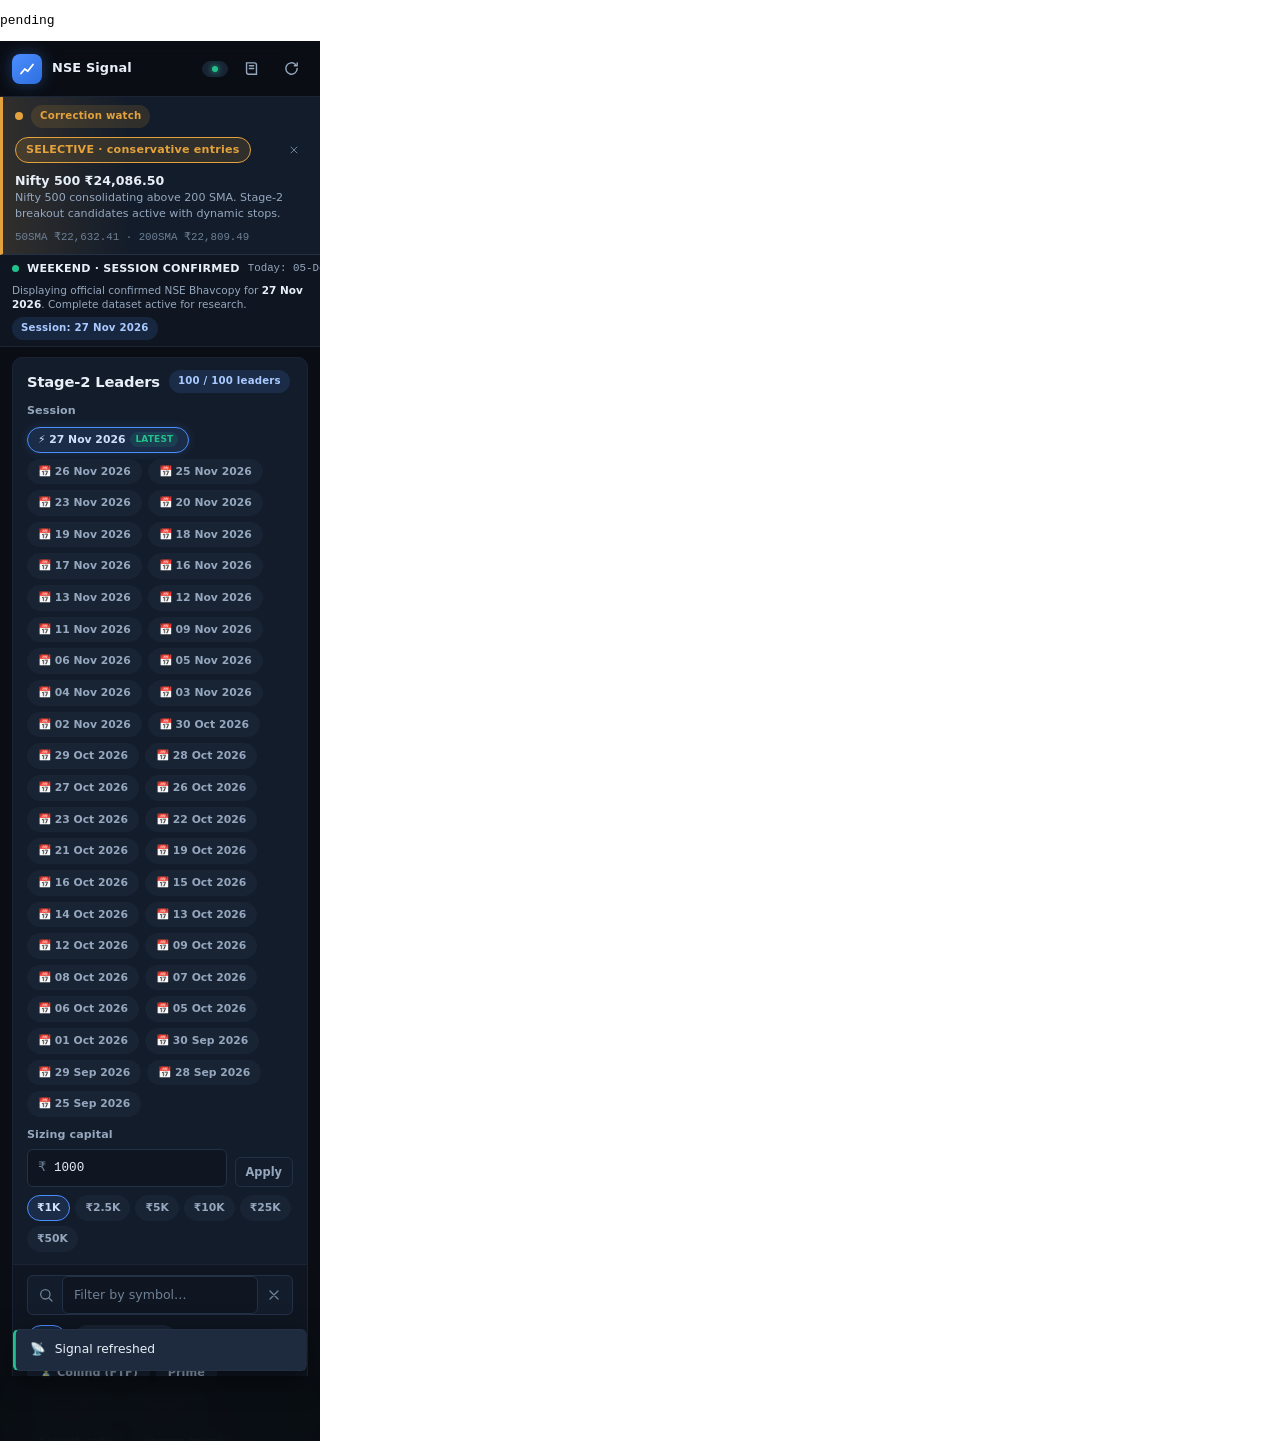
<file: nse-momentum-engine/tools/ui-qa/bisect.html>
<!DOCTYPE html>
<html>
<head><meta charset="utf-8"><title>bisect</title></head>
<body style="margin:0">
<pre id="out">pending</pre>
<iframe id="f" src="../../app/index.html" style="border:0;height:1400px"></iframe>
<script>
const W = parseInt(new URLSearchParams(location.search).get('w') || '320', 10);
const f = document.getElementById('f');
f.style.width = W + 'px';
const CANDIDATES = ['.studio-col', '.watchlist-col', '.terminal-ribbon', '.app-header',
                    '.gtt-card', '.data-grid', '#signalContent', '#tabPortfolio', '#tabHistory', '#tabSettings'];
function run() {
  const d = f.contentDocument, w = f.contentWindow;
  if (!d || !d.querySelector('.gtt-table')) { setTimeout(run, 800); return; }
  const base = d.documentElement.scrollWidth;
  const results = [];
  CANDIDATES.forEach(sel => {
    const el = d.querySelector(sel);
    if (!el) return;
    const prev = el.style.display;
    el.style.display = 'none';
    const after = d.documentElement.scrollWidth;
    el.style.display = prev;
    if (after !== base) results.push({ sel, base, after, delta: base - after });
  });
  document.getElementById('out').textContent = 'BISECT:' + JSON.stringify({
    w: W, vw: d.documentElement.clientWidth, base, results
  });
}
setTimeout(run, 4000);
</script>
</body>
</html>
</file>
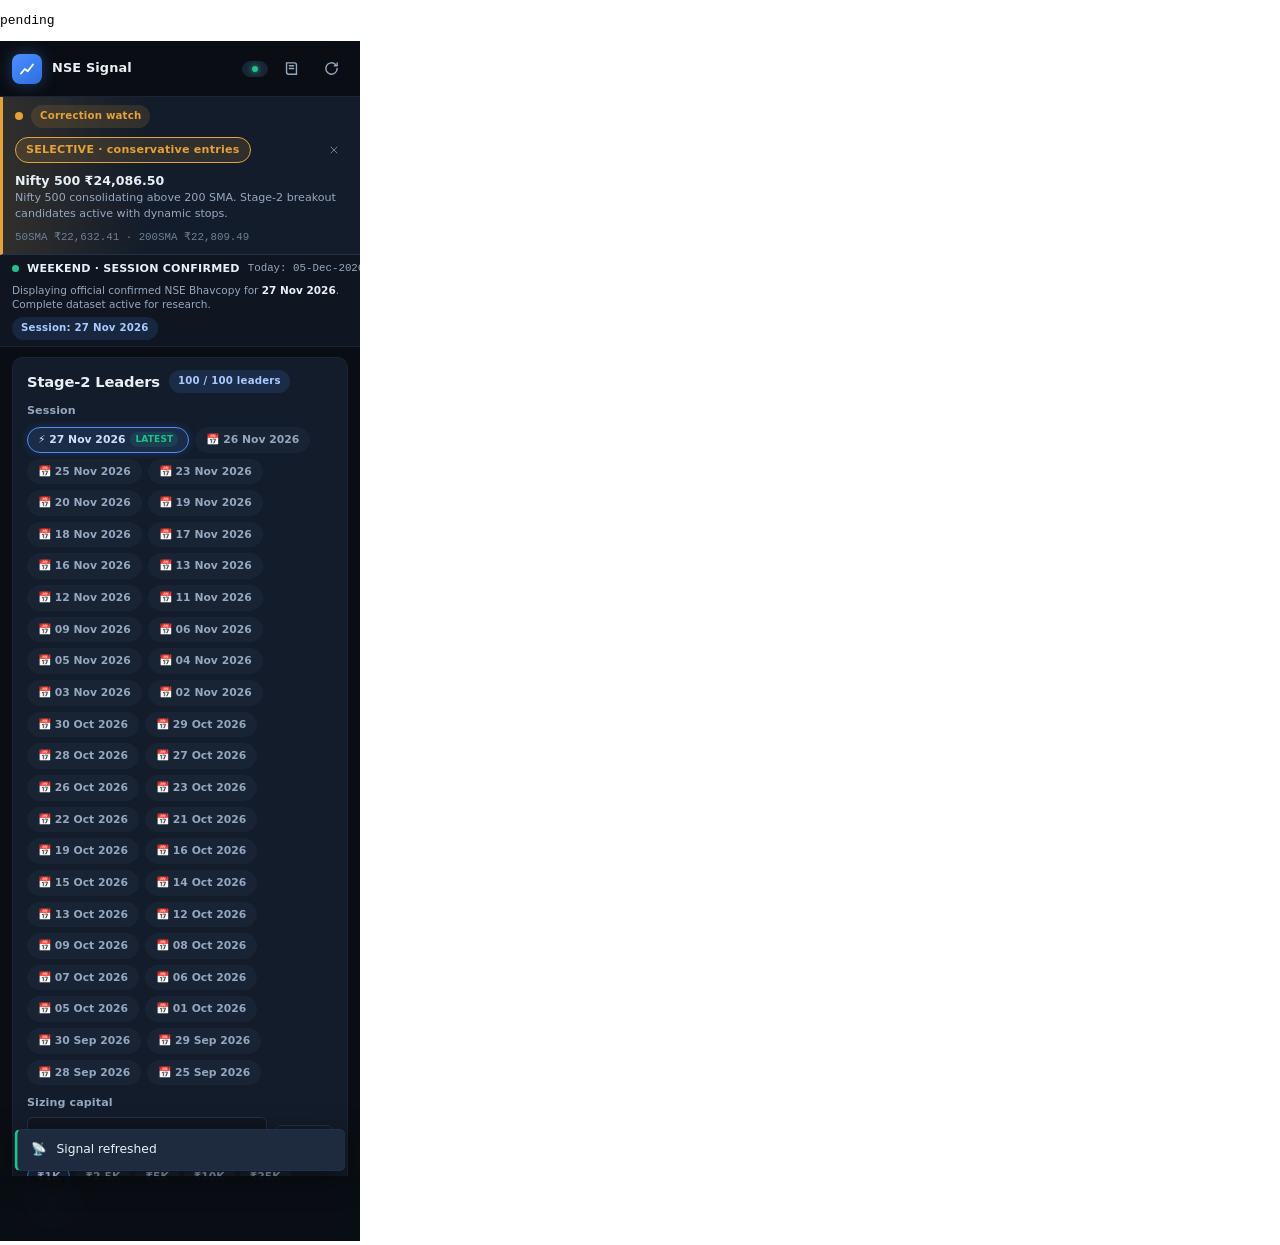
<file: nse-momentum-engine/tools/ui-qa/debug.html>
<!DOCTYPE html>
<html>
<head><meta charset="utf-8"><title>debug</title></head>
<body style="margin:0">
<pre id="out">pending</pre>
<iframe id="f" src="../../app/index.html" style="border:0;height:1200px"></iframe>
<script>
const W = parseInt(new URLSearchParams(location.search).get('w') || '360', 10);
const f = document.getElementById('f');
f.style.width = W + 'px';

function run() {
  const d = f.contentDocument, w = f.contentWindow;
  const out = { w: W };

  const wrap = d.querySelector('.grid-pane .table-wrap') || d.querySelector('.table-wrap');
  if (wrap) {
    const cs = w.getComputedStyle(wrap);
    out.wrapContainerType = cs.containerType;
    out.wrapWidth = Math.round(wrap.getBoundingClientRect().width);
  }
  const chip = d.querySelector('.data-grid .sec-tags .tag');
  out.chipExists = !!chip;
  if (chip) out.chipDisplay = w.getComputedStyle(chip).display;

  const table = d.querySelector('.data-grid');
  if (table) {
    out.tableW = Math.round(table.getBoundingClientRect().width);
    out.ths = [...table.querySelectorAll('thead th')].map(th => ({
      t: th.textContent.trim(), w: Math.round(th.getBoundingClientRect().width)
    }));
    out.wsRsi = table.querySelector('td[data-label="RSI"]') ? w.getComputedStyle(table.querySelector('td[data-label="RSI"]')).whiteSpace : null;
    out.wsCmp = table.querySelector('td[data-label="CMP"]') ? w.getComputedStyle(table.querySelector('td[data-label="CMP"]')).whiteSpace : null;
  }

  // Find elements wider than the viewport / sticking out to the right
  const vw = w.innerWidth;
  const offenders = [];
  d.querySelectorAll('*').forEach(el => {
    const r = el.getBoundingClientRect();
    if (r.width > 0 && r.right > vw + 1) {
      offenders.push({
        tag: el.tagName.toLowerCase(),
        cls: (el.className && typeof el.className === 'string') ? el.className.slice(0, 45) : '',
        right: Math.round(r.right),
        w: Math.round(r.width)
      });
    }
  });
  out.offenders = offenders.slice(0, 12);
  out.vw = vw;
  out.docScrollW = d.documentElement.scrollWidth;

  document.getElementById('out').textContent = 'RESULT:' + JSON.stringify(out, null, 1);
}
setTimeout(run, 4000);
</script>
</body>
</html>
</file>
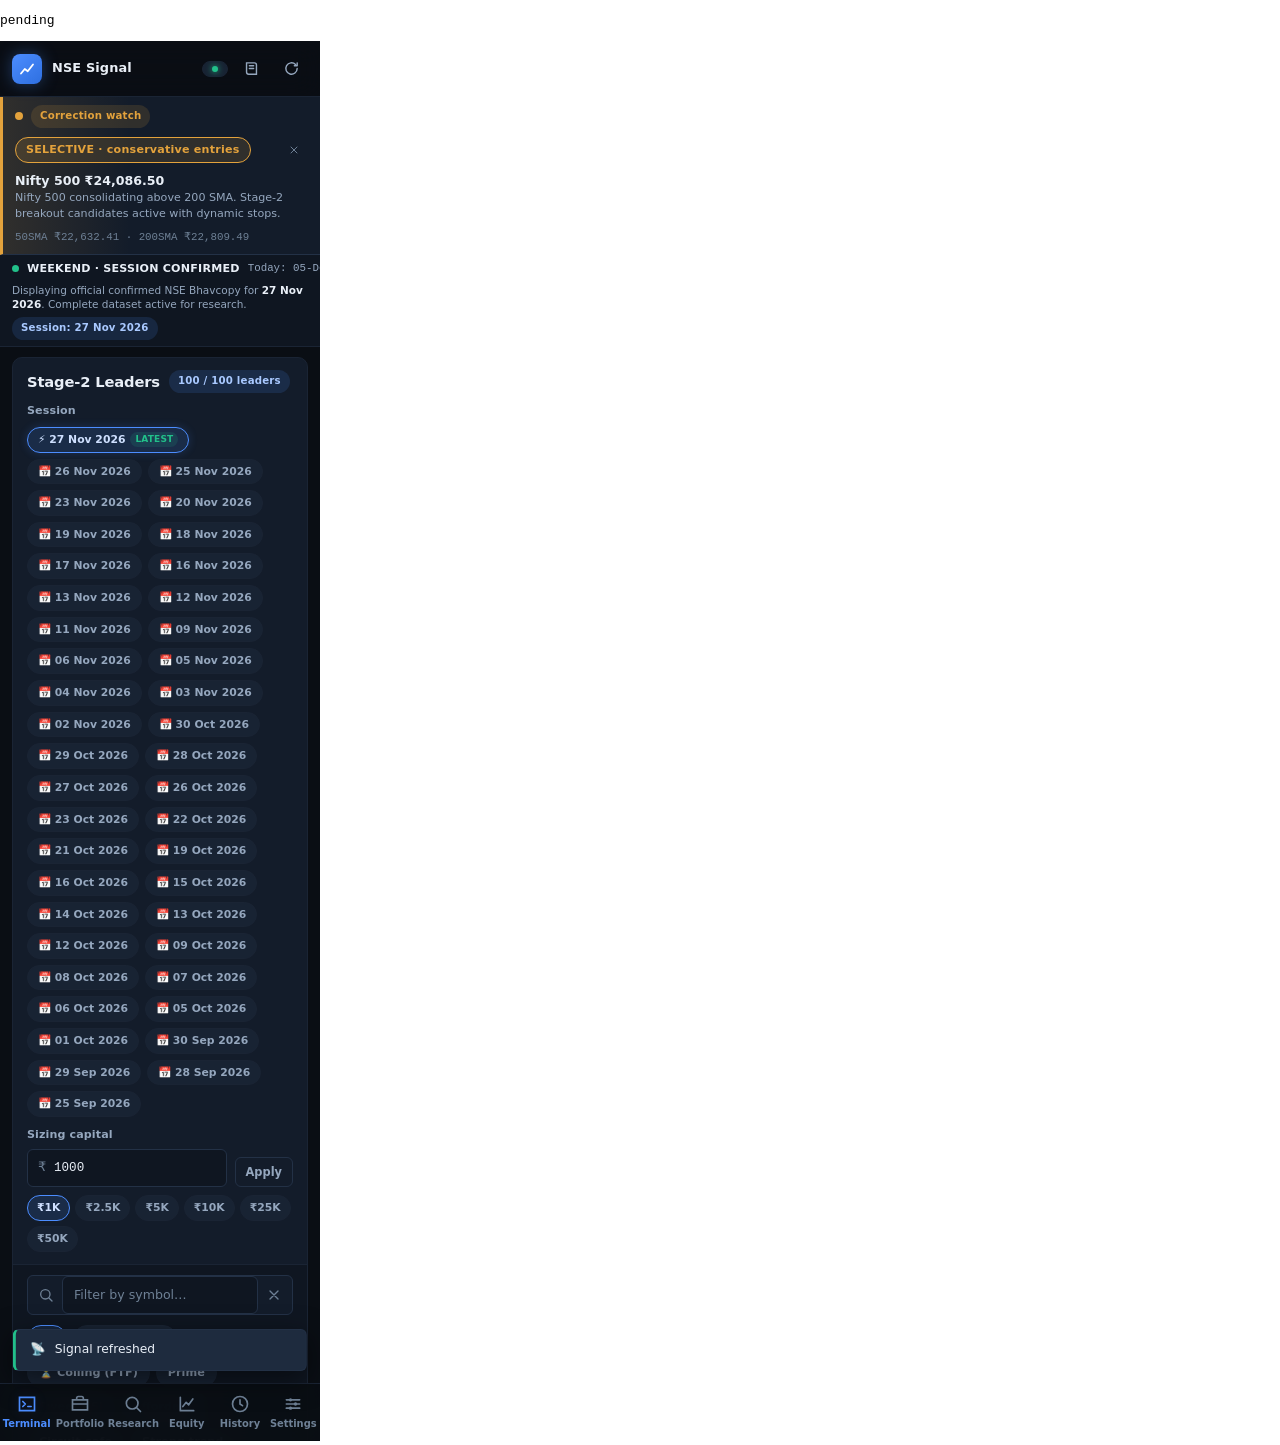
<file: nse-momentum-engine/tools/ui-qa/drill.html>
<!DOCTYPE html>
<html>
<head><meta charset="utf-8"><title>drill</title></head>
<body style="margin:0">
<pre id="out">pending</pre>
<iframe id="f" src="../../app/index.html" style="border:0;height:1400px"></iframe>
<script>
const W = parseInt(new URLSearchParams(location.search).get('w') || '320', 10);
const f = document.getElementById('f');
f.style.width = W + 'px';
function run() {
  const d = f.contentDocument, w = f.contentWindow;
  if (!d || !d.querySelector('.gtt-card')) { setTimeout(run, 800); return; }
  const de = d.documentElement;
  const base = de.scrollWidth;
  const path = [];
  let node = d.querySelector('.gtt-card');
  let guard = 0;
  while (node && guard++ < 40) {
    const before = de.scrollWidth;
    let culprit = null;
    for (const child of node.children) {
      const prev = child.style.display;
      child.style.display = 'none';
      const after = de.scrollWidth;
      child.style.display = prev;
      if (after < before) { culprit = child; break; }
    }
    if (!culprit) break;
    const cs = w.getComputedStyle(culprit);
    const b = culprit.getBoundingClientRect();
    path.push({
      c: (culprit.className || culprit.tagName).toString().slice(0, 34),
      tag: culprit.tagName, disp: cs.display, w: Math.round(b.width),
      l: Math.round(b.left), r: Math.round(b.right),
      scrollW: culprit.scrollWidth, clientW: culprit.clientWidth,
      ov: cs.overflowX, gtc: cs.gridTemplateColumns
    });
    node = culprit;
  }
  document.getElementById('out').textContent = 'DRILL:' + JSON.stringify({ w: W, vw: de.clientWidth, base, path });
}
setTimeout(run, 4000);
</script>
</body>
</html>
</file>
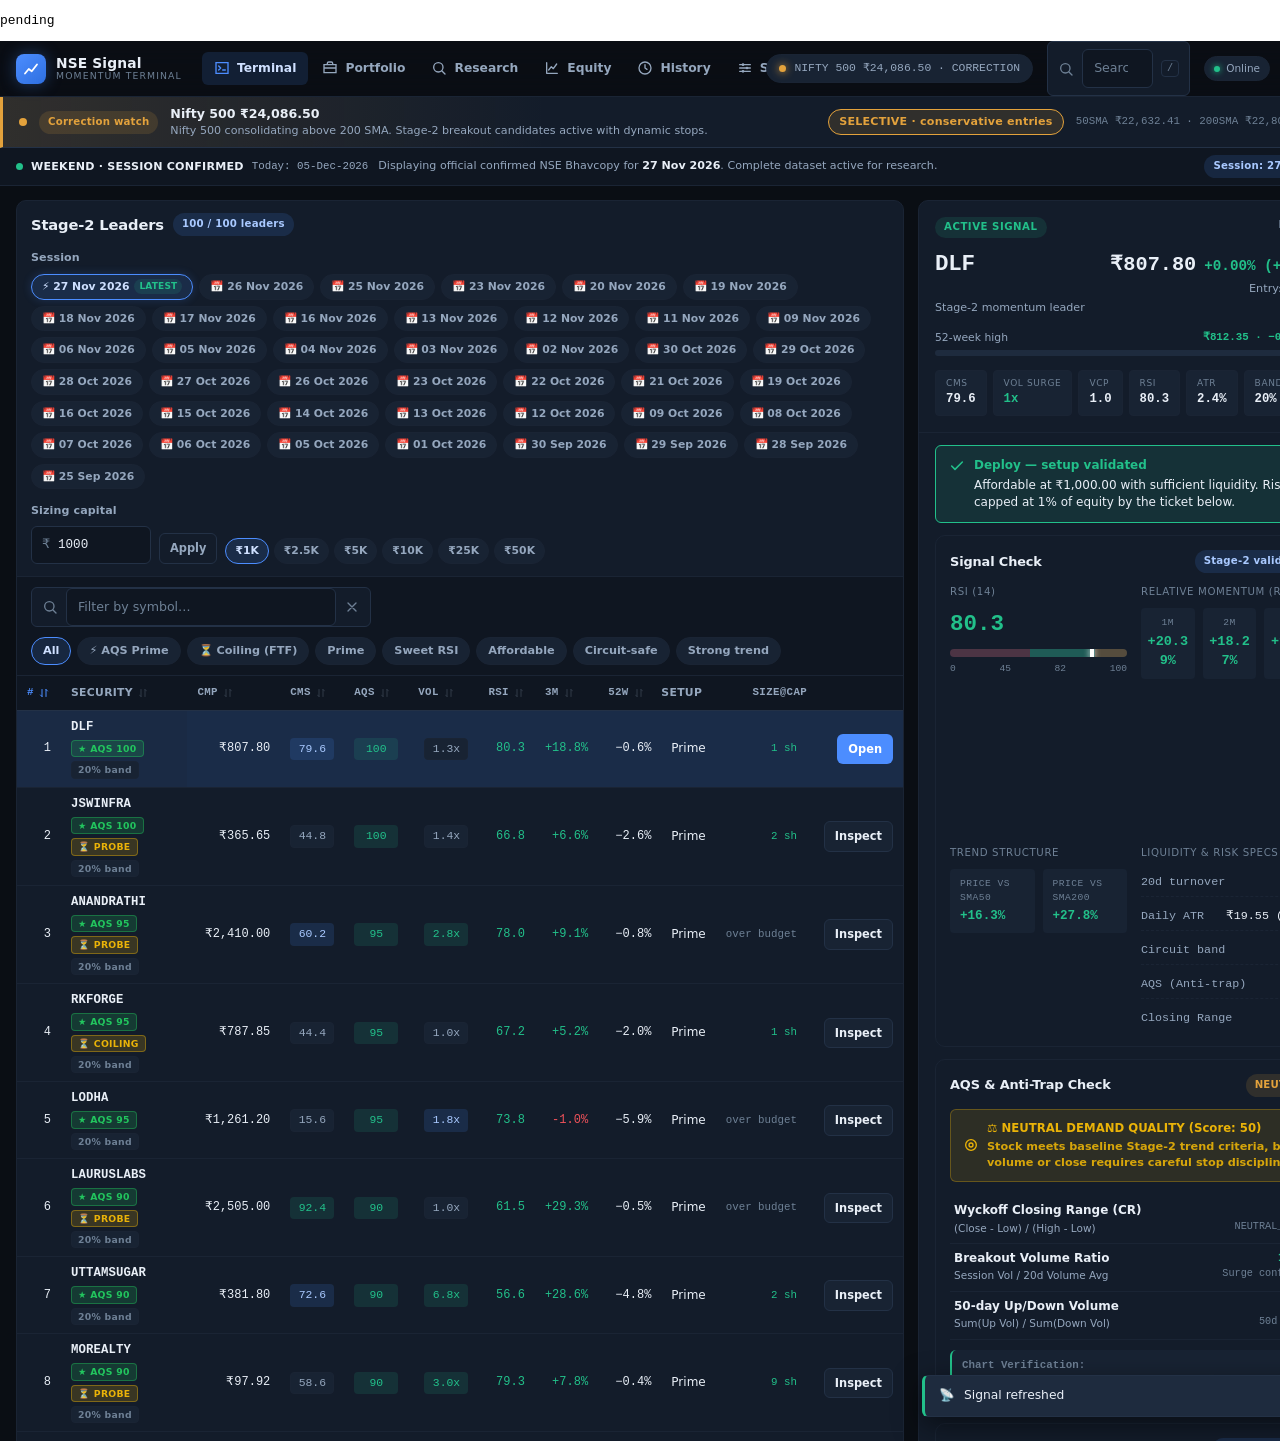
<file: nse-momentum-engine/tools/ui-qa/measure.html>
<!DOCTYPE html>
<html>
<head><meta charset="utf-8"><title>measure</title></head>
<body style="margin:0">
<pre id="out">pending</pre>
<iframe id="f" src="../../app/index.html" style="border:0;height:1400px"></iframe>
<script>
const params = new URLSearchParams(location.search);
const W = parseInt(params.get('w') || '1366', 10);
const f = document.getElementById('f');
f.style.width = W + 'px';

function measure() {
  const d = f.contentDocument, w = f.contentWindow;
  if (!d || !d.querySelector('#allStocksBody tr')) { setTimeout(measure, 800); return; }
  const r = { w: W };
  const vw = d.documentElement.clientWidth;

  // 1. page-level horizontal overflow
  r.pageOverflow = d.documentElement.scrollWidth > vw + 1;

  // 2. every interactive control must be inside the viewport horizontally
  const offScreen = [];
  d.querySelectorAll('.app-bar button, .app-bar .app-bar__actions *, .app-bar > *').forEach(el => {
    const b = el.getBoundingClientRect();
    if (b.width === 0 && b.height === 0) return;      // display:none -> fine
    if (b.right > vw + 1 || b.left < -1) {
      offScreen.push((el.id || el.className || el.tagName) + '@' + Math.round(b.left) + '..' + Math.round(b.right));
    }
  });
  r.offScreen = offScreen.slice(0, 4);
  r.offScreenCount = offScreen.length;

  // 3. regime ticker must be display:none below 1536px
  const tick = d.getElementById('headerRegimeTicker');
  r.regimeDisplay = tick ? w.getComputedStyle(tick).display : null;

  // 4. nav labels single line
  r.navWrap = [...d.querySelectorAll('.desktop-tab-btn .tab-label')]
    .filter(el => el.getBoundingClientRect().height > 22).length;

  // 5. terminal grid columns
  const g = d.querySelector('.terminal-grid');
  r.gridCols = g ? w.getComputedStyle(g).gridTemplateColumns.split(' ').length : 0;

  // 6. leaders table must NOT scroll inside its container
  const wrap = d.querySelector('.grid-pane .table-wrap') || d.querySelector('.table-wrap');
  if (wrap) {
    r.tblClient = wrap.clientWidth;
    r.tblScroll = wrap.scrollWidth;
    r.tblOverflows = wrap.scrollWidth > wrap.clientWidth + 1;
  }

  // 7. numeric cells single line (no "63.\n5"). Count line boxes with a Range
  // instead of dividing heights by line-height (which is 'normal' for mono).
  function oneLine(el) {
    if (!el) return null;
    const range = d.createRange();
    range.selectNodeContents(el);
    return range.getClientRects().length <= 1;
  }
  r.rsiOneLine = oneLine(d.querySelector('.data-grid td[data-label="RSI"]'));
  r.cmpOneLine = oneLine(d.querySelector('.data-grid td[data-label="CMP"]'));

  // 8. which optional columns survive at this width
  const vis = sel => { const el = d.querySelector(sel); return el ? w.getComputedStyle(el).display !== 'none' : null; };
  r.cmsColVisible = vis('.data-grid td[data-label="CMS"]');
  r.actionLabelVisible = vis('.data-grid .col-action .btn');
  r.chipsVisible = vis('.data-grid .sec-tags .tag');

  // 8b. row action must be a comfortable touch target once it is the primary
  // control (card mode), and the stat labels must be present there.
  const btn = d.querySelector('.data-grid .col-action .btn');
  if (btn) {
    const bb = btn.getBoundingClientRect();
    r.btnW = Math.round(bb.width);
    r.btnH = Math.round(bb.height);
  }
  const cmsCell = d.querySelector('.data-grid td[data-label="CMS"]');
  r.cardMode = cmsCell ? w.getComputedStyle(cmsCell).gridArea !== 'auto' : null;

  // 9. shell width vs viewport (4K fill / max-width behaviour)
  const main = d.querySelector('.app-main');
  if (main) r.mainW = Math.round(main.getBoundingClientRect().width);
  r.rootFont = w.getComputedStyle(d.documentElement).fontSize;

  document.getElementById('out').textContent = 'RESULT:' + JSON.stringify(r);
}
setTimeout(measure, 4000);
</script>
</body>
</html>
</file>
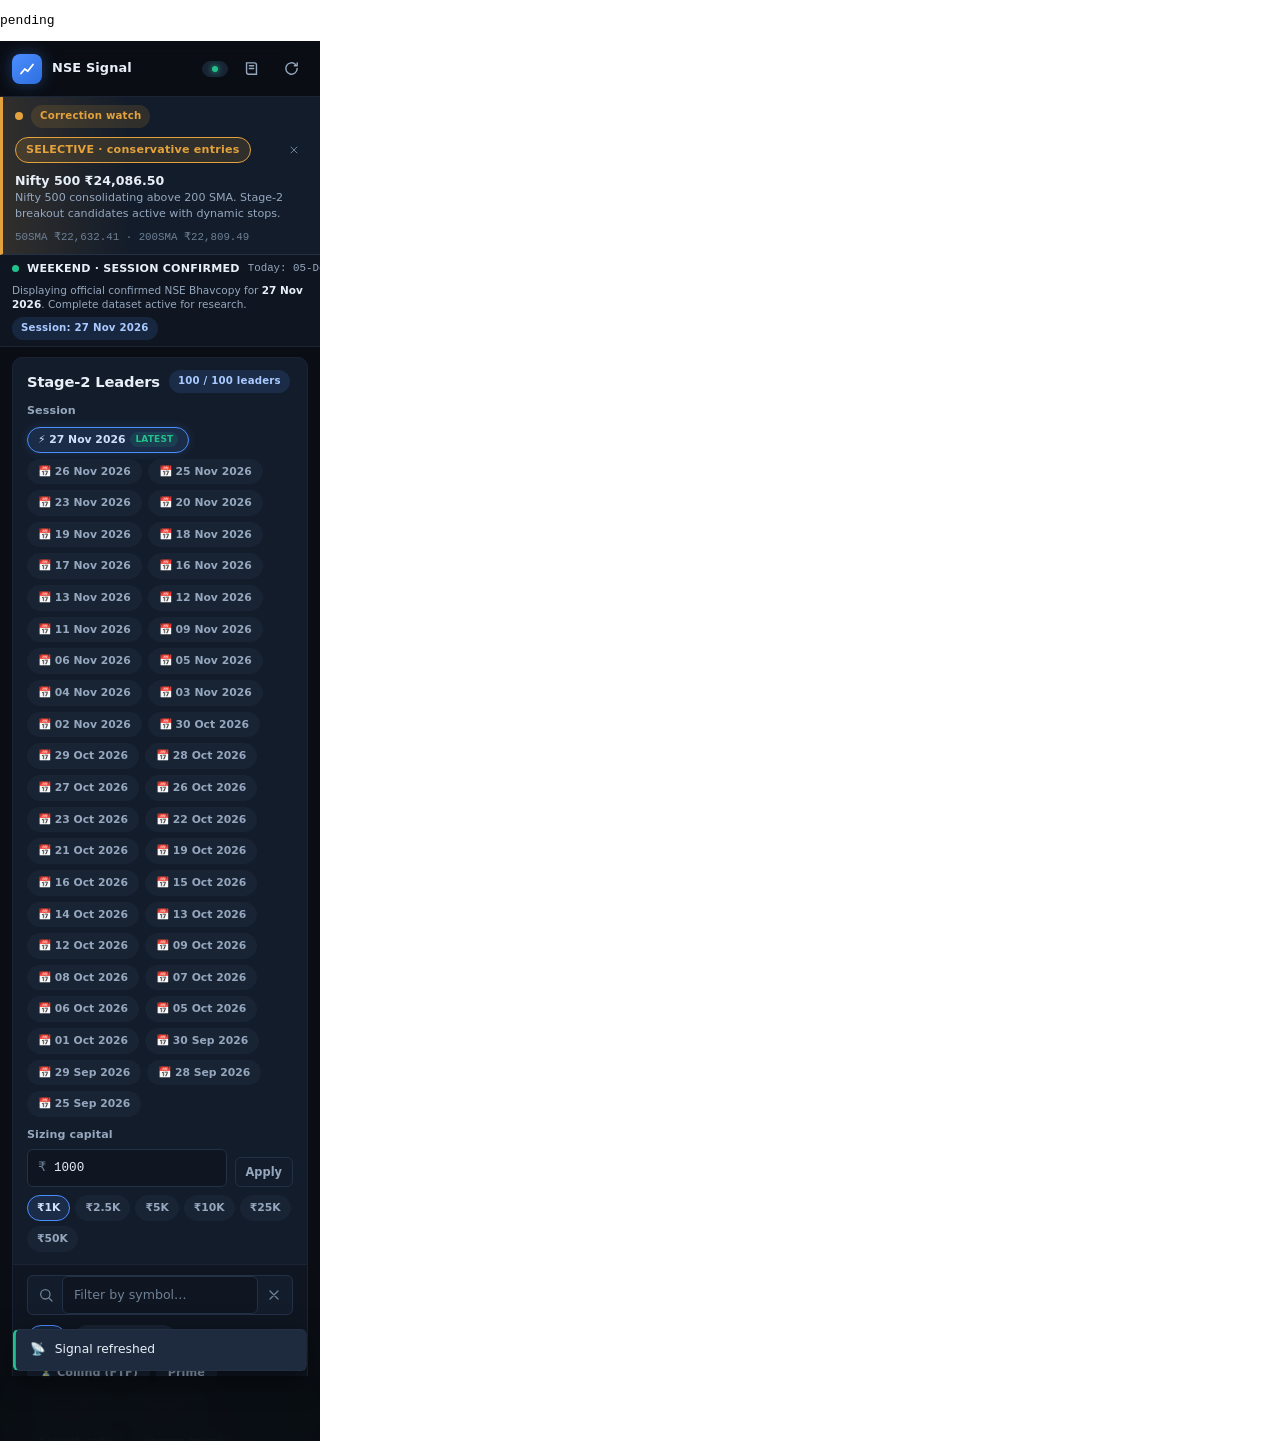
<file: nse-momentum-engine/tools/ui-qa/offenders.html>
<!DOCTYPE html>
<html>
<head><meta charset="utf-8"><title>offenders</title></head>
<body style="margin:0">
<pre id="out">pending</pre>
<iframe id="f" src="../../app/index.html" style="border:0;height:1400px"></iframe>
<script>
const W = parseInt(new URLSearchParams(location.search).get('w') || '320', 10);
const f = document.getElementById('f');
f.style.width = W + 'px';
function run() {
  const d = f.contentDocument, w = f.contentWindow;
  if (!d || !d.querySelector('.gtt-table')) { setTimeout(run, 800); return; }
  const de = d.documentElement, vw = de.clientWidth;
  const r = { w: W, vw, deScrollW: de.scrollWidth, bodyScrollW: d.body.scrollWidth,
              htmlOverflowX: w.getComputedStyle(de).overflowX,
              bodyOverflowX: w.getComputedStyle(d.body).overflowX };

  // widest right edge over ALL elements (incl. fixed), even clamped ones
  let worst = [];
  d.querySelectorAll('body *').forEach(el => {
    const cs = w.getComputedStyle(el);
    if (cs.display === 'none') return;
    const b = el.getBoundingClientRect();
    if (b.width === 0) return;
    if (b.right > vw + 1) worst.push({ c: (el.className||'').toString().slice(0,26), tag: el.tagName,
      l: Math.round(b.left), r: Math.round(b.right), pos: cs.position });
  });
  r.worst = worst.sort((a,b)=>b.r-a.r).slice(0, 6);

  // ancestor chain of the GTT table: who is failing to contain it?
  const chain = [];
  let el = d.querySelector('.gtt-table');
  while (el && el !== d.body) {
    const cs = w.getComputedStyle(el);
    const b = el.getBoundingClientRect();
    chain.push({ c: (el.className||el.tagName).toString().slice(0,26),
      w: Math.round(b.width), l: Math.round(b.left), r: Math.round(b.right),
      ov: cs.overflowX, disp: cs.display, minW: cs.minWidth });
    el = el.parentElement;
  }
  r.chain = chain;
  document.getElementById('out').textContent = 'OFF:' + JSON.stringify(r);
}
setTimeout(run, 4000);
</script>
</body>
</html>
</file>
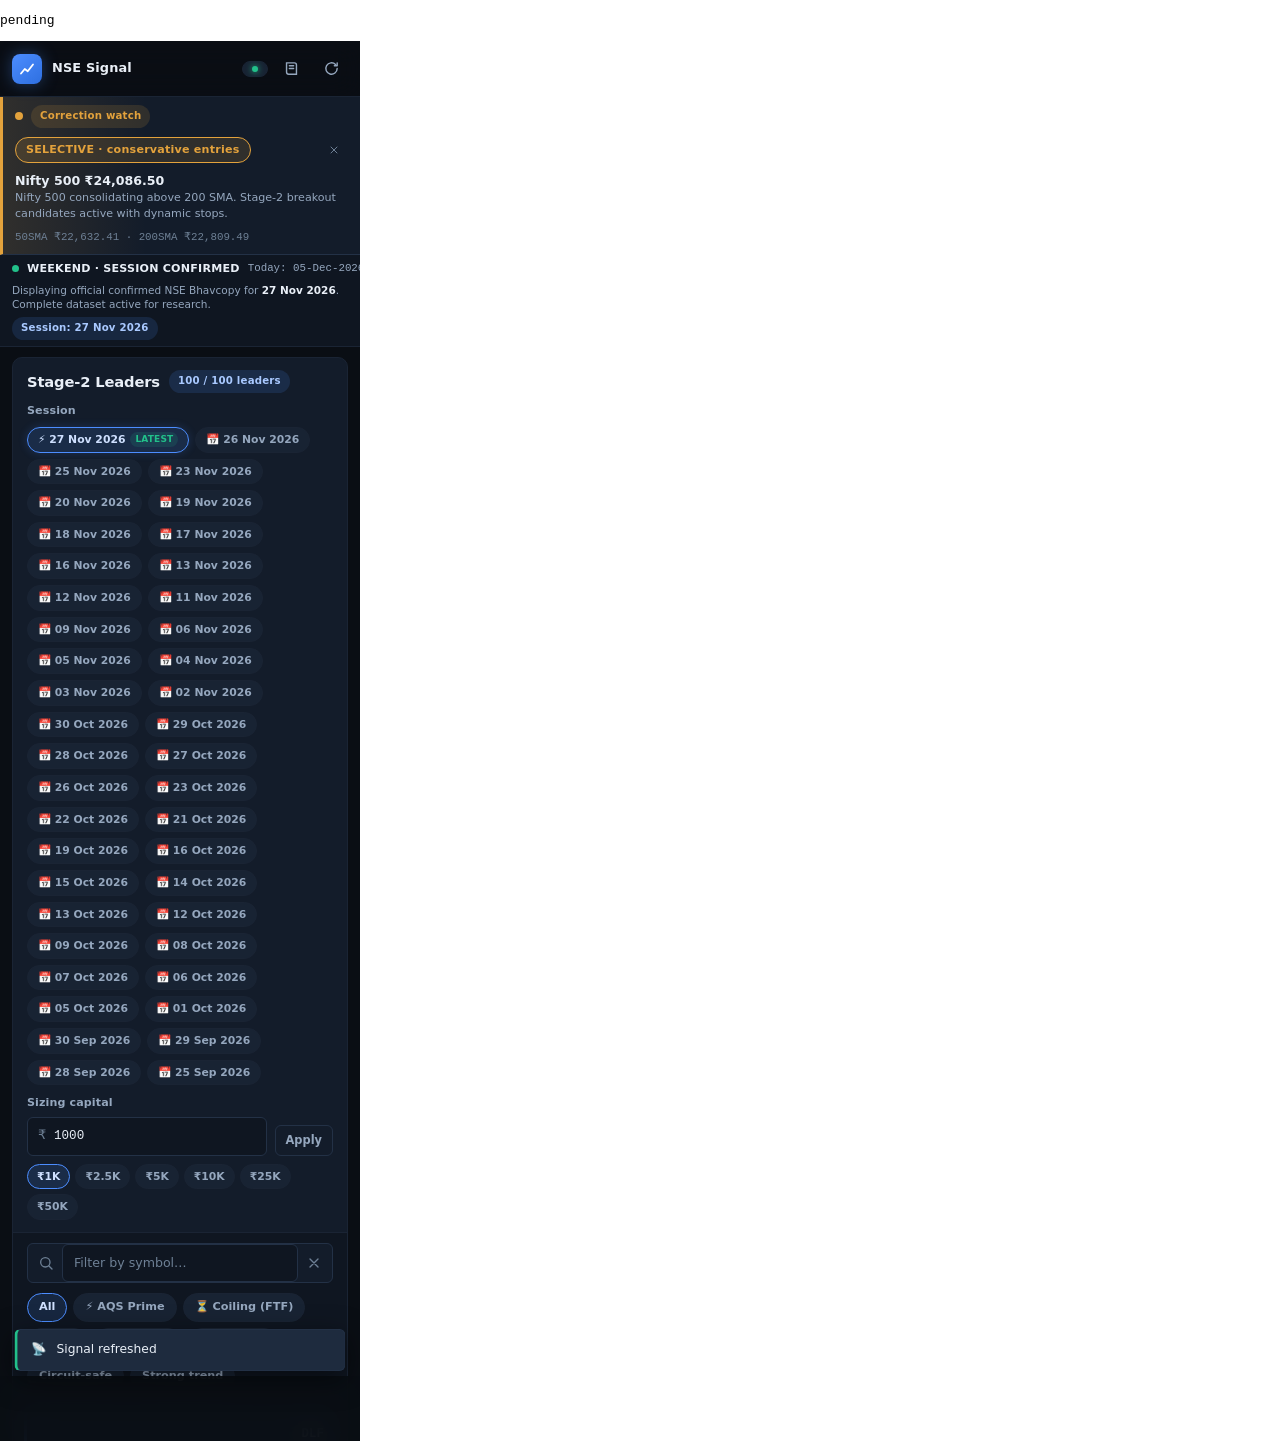
<file: nse-momentum-engine/tools/ui-qa/probe.html>
<!DOCTYPE html>
<html>
<head><meta charset="utf-8"><title>probe</title></head>
<body style="margin:0">
<pre id="out">pending</pre>
<iframe id="f" src="../../app/index.html" style="border:0;height:1400px"></iframe>
<script>
const W = parseInt(new URLSearchParams(location.search).get('w') || '360', 10);
const f = document.getElementById('f');
f.style.width = W + 'px';
function run() {
  const d = f.contentDocument, w = f.contentWindow;
  const wrap = d.querySelector('.grid-pane .table-wrap') || d.querySelector('.table-wrap');
  const tbl = d.querySelector('.data-grid');
  if (!tbl || !tbl.querySelector('tbody tr')) { setTimeout(run, 800); return; }
  const r = { w: W, wrapClient: wrap.clientWidth, wrapScroll: wrap.scrollWidth };

  // widths of each cell in the first body row
  r.cells = [...tbl.querySelectorAll('tbody tr')[0].children].map(td => ({
    c: td.className || td.tagName,
    w: Math.round(td.getBoundingClientRect().width),
    text: td.textContent.replace(/\s+/g, ' ').trim().slice(0, 22)
  }));

  // which descendant is widest inside the security cell (drives min-content)
  const sec = tbl.querySelector('tbody .col-sec');
  if (sec) {
    r.secInner = [...sec.querySelectorAll('*')].map(e => ({
      c: e.className || e.tagName, w: Math.round(e.getBoundingClientRect().width)
    })).sort((a,b)=>b.w-a.w).slice(0,3);
  }

  // header-right children
  const hr = d.querySelector('.header-right');
  if (hr) {
    const hb = hr.getBoundingClientRect();
    r.headerRight = { left: Math.round(hb.left), right: Math.round(hb.right), w: Math.round(hb.width), vw: d.documentElement.clientWidth };
    r.headerKids = [...hr.children].map(c => ({ c: c.className, w: Math.round(c.getBoundingClientRect().width),
      t: c.textContent.trim().slice(0,10) }));
  }
  const hi = d.querySelector('.header-inner');
  if (hi) r.headerInnerKids = [...hi.children].map(c => ({
    c: (c.className||c.tagName).slice(0,24), w: Math.round(c.getBoundingClientRect().width),
    disp: w.getComputedStyle(c).display }));
  document.getElementById('out').textContent = 'PROBE:' + JSON.stringify(r);
}
setTimeout(run, 4000);
</script>
</body>
</html>
</file>
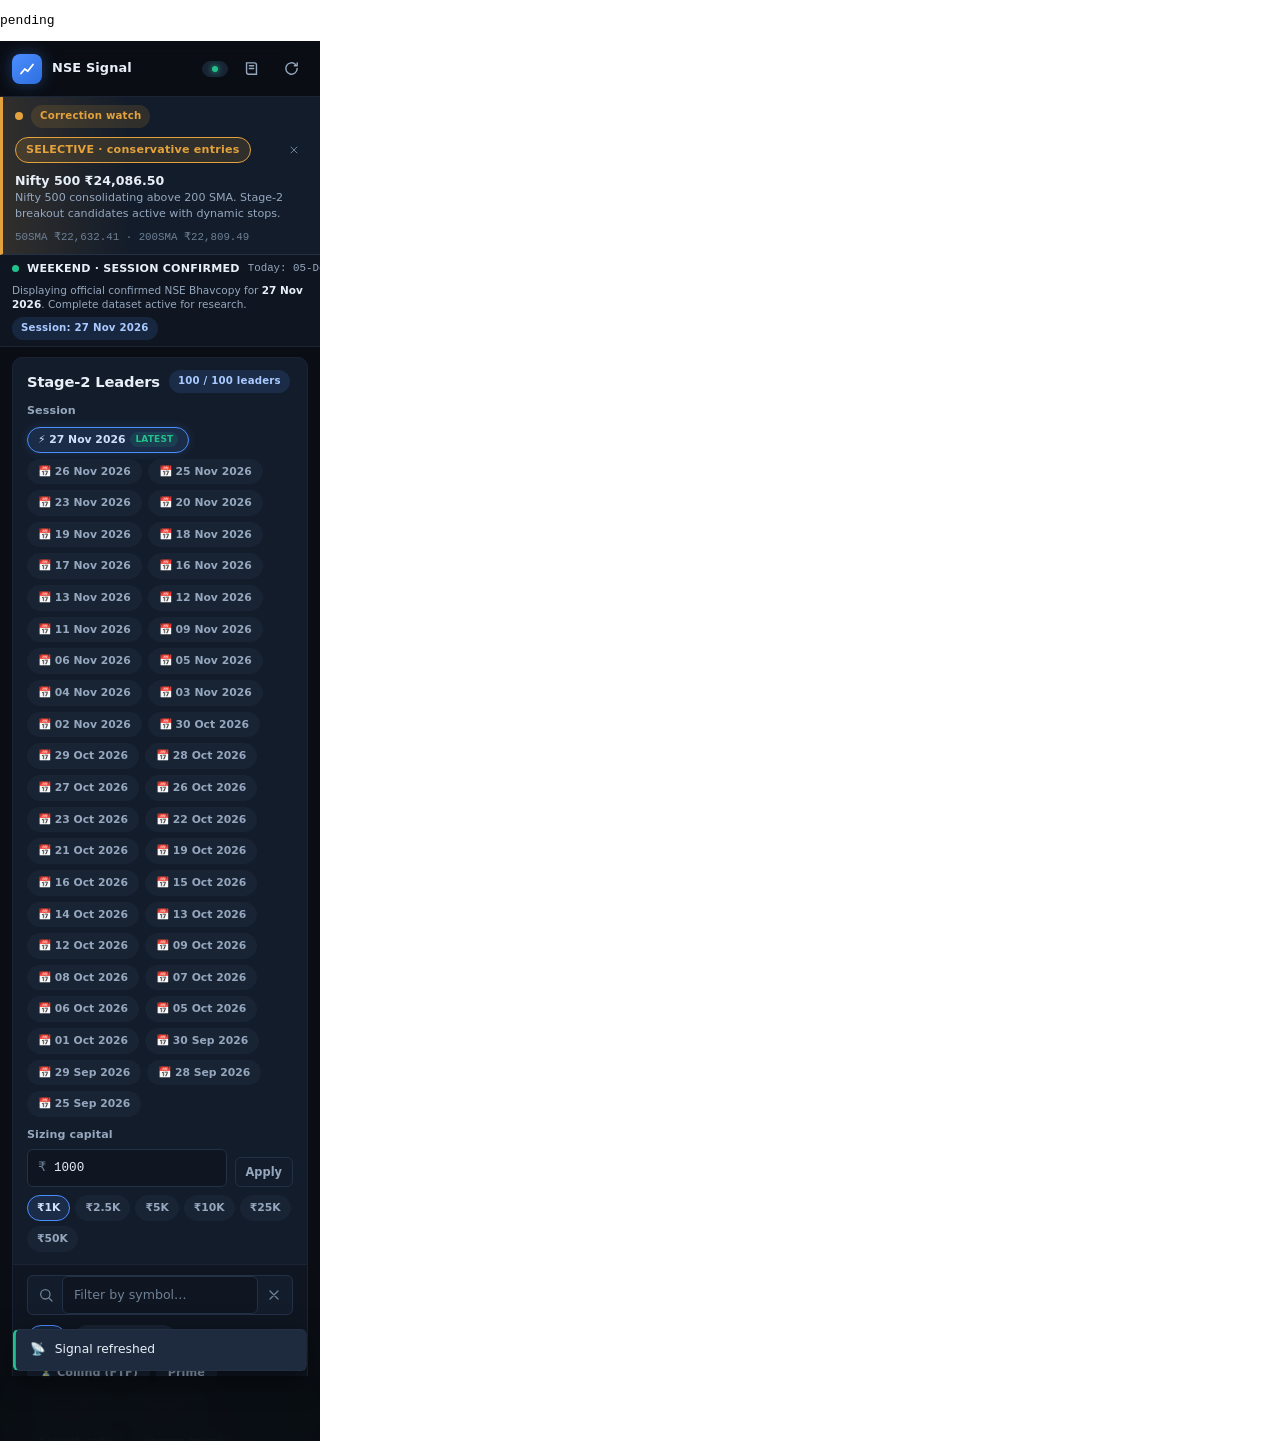
<file: nse-momentum-engine/tools/ui-qa/scrolltest.html>
<!DOCTYPE html>
<html>
<head><meta charset="utf-8"><title>scrolltest</title></head>
<body style="margin:0">
<pre id="out">pending</pre>
<iframe id="f" src="../../app/index.html" style="border:0;height:1400px"></iframe>
<script>
const W = parseInt(new URLSearchParams(location.search).get('w') || '320', 10);
const f = document.getElementById('f');
f.style.width = W + 'px';
function run() {
  const d = f.contentDocument, w = f.contentWindow;
  if (!d || !d.querySelector('.gtt-table')) { setTimeout(run, 800); return; }
  w.scrollTo(9999, 0);
  const x = w.scrollX;
  w.scrollTo(0, 0);
  // also test the documentElement directly
  d.documentElement.scrollLeft = 9999;
  const x2 = d.documentElement.scrollLeft;
  d.documentElement.scrollLeft = 0;
  const de = d.documentElement;
  document.getElementById('out').textContent = 'SCROLL:' + JSON.stringify({
    w: W, vw: de.clientWidth, scrollW: de.scrollWidth, bodyScrollW: d.body.scrollWidth,
    windowScrollX: Math.round(x), htmlScrollLeft: Math.round(x2),
    canScrollHorizontally: x > 0 || x2 > 0
  });
}
setTimeout(run, 4000);
</script>
</body>
</html>
</file>
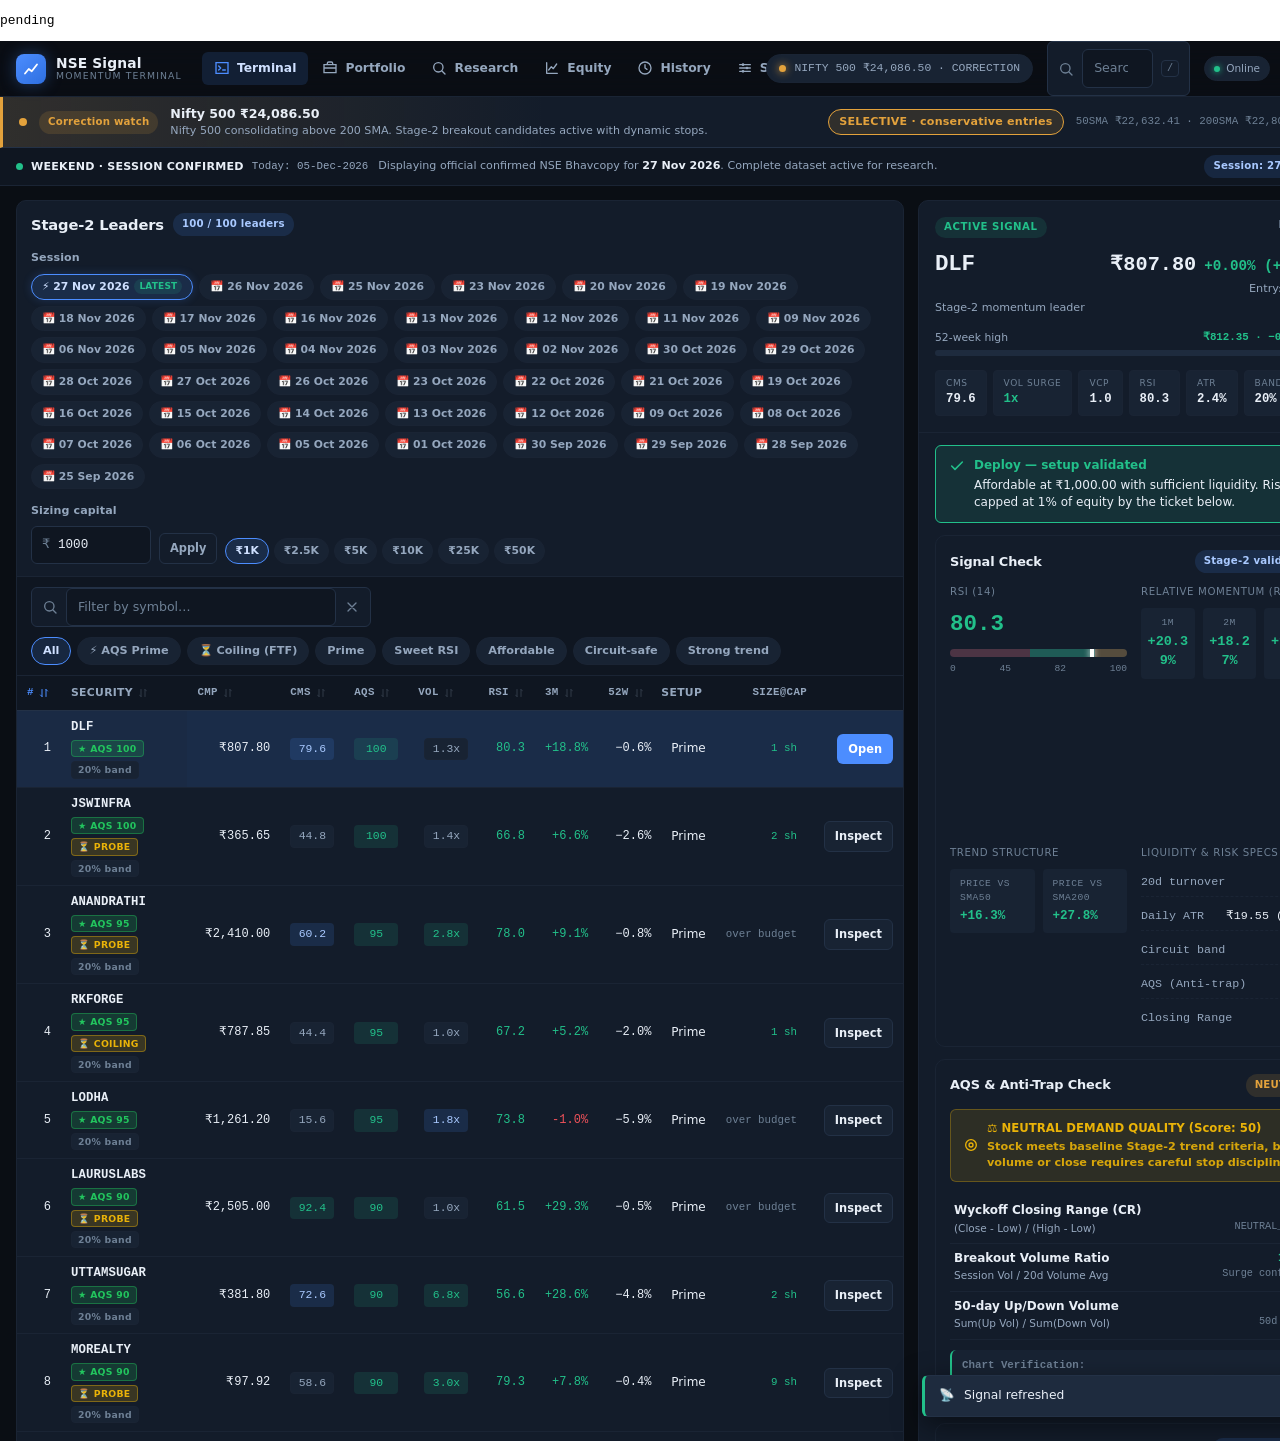
<file: nse-momentum-engine/tools/ui-qa/tabsweep.html>
<!DOCTYPE html>
<html>
<head><meta charset="utf-8"><title>tabsweep</title></head>
<body style="margin:0">
<pre id="out">pending</pre>
<iframe id="f" src="../../app/index.html" style="border:0;height:1400px"></iframe>
<script>
const W = parseInt(new URLSearchParams(location.search).get('w') || '1366', 10);
const f = document.getElementById('f');
f.style.width = W + 'px';

function tabOf(d) {
  const p = d.querySelector('.tab-panel.active');
  return p ? p.id.replace('tab', '') : null;
}

function check(d, w, vw) {
  const de = d.documentElement;
  const res = { canScrollH: false, overflowPx: de.scrollWidth - de.clientWidth, offscreen: [] };

  // honest test: can the page actually scroll sideways?
  w.scrollTo(9999, 0);
  res.canScrollH = w.scrollX > 0;
  w.scrollTo(0, 0);
  if (!res.canScrollH) { de.scrollLeft = 9999; res.canScrollH = de.scrollLeft > 0; de.scrollLeft = 0; }

  // interactive controls pushed outside the viewport
  d.querySelectorAll('button, a, input, select, textarea').forEach(el => {
    const cs = w.getComputedStyle(el);
    if (cs.display === 'none' || cs.visibility === 'hidden') return;
    // ignore anything inside a horizontally scrollable container (intentional)
    let p = el.parentElement, inScroller = false;
    while (p && p !== d.body) {
      const pcs = w.getComputedStyle(p);
      if (pcs.overflowX === 'auto' || pcs.overflowX === 'scroll') { inScroller = true; break; }
      p = p.parentElement;
    }
    if (inScroller) return;
    const b = el.getBoundingClientRect();
    if (b.width === 0) return;
    if (b.right > vw + 1 || b.left < -1) {
      res.offscreen.push((el.id || el.className || el.tagName).toString().slice(0, 28) +
        '@' + Math.round(b.left) + '..' + Math.round(b.right));
    }
  });
  res.offscreen = res.offscreen.slice(0, 4);
  return res;
}

function run() {
  const d = f.contentDocument, w = f.contentWindow;
  if (!d || !d.querySelector('#allStocksBody tr')) { setTimeout(run, 800); return; }
  const vw = d.documentElement.clientWidth;
  const out = { w: W, vw, tabs: {} };
  const tabs = ['Signal', 'Portfolio', 'History', 'Settings'];
  let i = 0;
  (function next() {
    if (i >= tabs.length) {
      document.getElementById('out').textContent = 'TABS:' + JSON.stringify(out);
      return;
    }
    const name = tabs[i++];
    const btn = d.querySelector(`.desktop-tab-btn[data-tab="${name}"]`) ||
                d.querySelector(`[data-tab="${name}"]`);
    if (btn) btn.click();
    setTimeout(() => {
      const active = tabOf(d);
      out.tabs[name] = Object.assign({ active }, check(d, w, vw));
      next();
    }, 700);
  })();
}
setTimeout(run, 4000);
</script>
</body>
</html>
</file>
<file: nse-momentum-engine/app/css/style.css>
/* ══════════════════════════════════════════════════════════════
   NSE SIGNAL — MOMENTUM TERMINAL
   Design system & layout. Requirements-first:
   • interactive accent (blue) is separate from market semantics
   • monetary / numeric data uses tabular mono
   • density-first grid, master–detail investigation workflow
   • intentional responsive behaviour, not a scaled-down desktop
   ══════════════════════════════════════════════════════════════ */

/* ─────────────────────────── TOKENS ─────────────────────────── */
:root {
  /* Canvas & surfaces */
  --bg:            #0A0E14;
  --bg2:           #0F1621;
  --surface:       #131C2A;
  --surface-2:     #182333;
  --surface-3:     #1E2B3E;
  --card:          #131C2A;
  --border:        #233146;
  --border-soft:   #1A2434;

  /* Interactive accent (UI only — never market state) */
  --brand:         #4C8DFF;
  --brand-dim:     #2E6FE0;
  --brand-soft:    rgba(76, 141, 255, 0.14);

  /* Market semantics — colour communicates meaning */
  --accent:        #22C08A;   /* bull / positive */
  --accent-dim:    #16A373;
  --accent-soft:   rgba(34, 192, 138, 0.13);
  --red:           #F0525A;   /* bear / stop */
  --red-dim:       #D53E46;
  --red-soft:      rgba(240, 82, 90, 0.13);
  --yellow:        #E3A23C;   /* caution */
  --yellow-soft:   rgba(227, 162, 60, 0.14);
  --cyan:          #4CC9F0;
  --cyan-soft:     rgba(76, 201, 240, 0.12);

  /* Text */
  --text:          #E9EFF7;
  --text-muted:    #95A7BE;
  --text-dim:      #6E8095;

  /* Type */
  --font-sans: -apple-system, BlinkMacSystemFont, 'Inter', 'Segoe UI', Roboto, system-ui, sans-serif;
  --font-mono: 'JetBrains Mono', ui-monospace, 'SF Mono', Consolas, 'Roboto Mono', monospace;

  /* Layout */
  --header-h:      56px;
  --regime-h:      46px;
  --nav-h:         58px;
  --content-max:   1760px;
  --inspector-w:   432px;
  --radius:        10px;
  --radius-sm:     6px;
  --radius-xs:     4px;

  --shadow-1: 0 1px 2px rgba(0,0,0,.4);
  --shadow-2: 0 8px 28px rgba(0,0,0,.5);
  --shadow-3: 0 20px 60px rgba(0,0,0,.6);
  --ring: 0 0 0 2px var(--bg), 0 0 0 4px var(--brand);
  --t: .18s cubic-bezier(.16,1,.3,1);
  --sab: env(safe-area-inset-bottom, 0px);
}

/* Base UI scale. Declared before the large-format scaling below so those
   media queries are not overridden by the reset block further down. */
html { font-size: 15px; }

@media (min-width: 1600px) { html { font-size: 16px; } :root { --content-max: 1920px; --inspector-w: 472px; } }
@media (min-width: 2200px) { html { font-size: 17px; } :root { --content-max: 2200px; } }
@media (min-width: 3000px) { html { font-size: 18px; } :root { --content-max: 2600px; --inspector-w: 520px; } }
@media (min-width: 3840px) { html { font-size: 19px; } :root { --content-max: 3000px; } }

/* ─────────────────────────── RESET ─────────────────────────── */
*, *::before, *::after { box-sizing: border-box; margin: 0; padding: 0; }

html {
  background: var(--bg);
  -webkit-tap-highlight-color: transparent;
  color-scheme: dark;
}

body {
  font-family: var(--font-sans);
  background: var(--bg);
  color: var(--text);
  line-height: 1.45;
  min-height: 100dvh;
  overflow-x: hidden;
  -webkit-font-smoothing: antialiased;
  text-rendering: optimizeLegibility;
  overflow-wrap: break-word;
}

/* Numeric & label tokens must never break mid-token */
.num, .badge, .chip, .tab-label, .nav-label, .field-label, .stat__value,
.tabular { font-variant-numeric: tabular-nums; overflow-wrap: normal; word-break: normal; hyphens: none; }

.num, .stat__value, .metric__label + *, .mono { font-family: var(--font-mono); }

h1, h2, h3, h4 { line-height: 1.2; font-weight: 650; letter-spacing: -.01em; }

button { font: inherit; color: inherit; cursor: pointer; background: none; border: none; }
input, select, textarea { font: inherit; color: inherit; }
ul, ol { list-style: none; }
code { font-family: var(--font-mono); font-size: .85em; background: var(--surface-2); padding: 1px 5px; border-radius: var(--radius-xs); }

:focus-visible { outline: none; box-shadow: var(--ring); border-radius: var(--radius-xs); }

::-webkit-scrollbar { width: 10px; height: 10px; }
::-webkit-scrollbar-track { background: transparent; }
::-webkit-scrollbar-thumb { background: #2A3A52; border-radius: 8px; border: 2px solid var(--bg); }
::-webkit-scrollbar-thumb:hover { background: #375071; }

.sr-only { position: absolute; width: 1px; height: 1px; padding: 0; margin: -1px; overflow: hidden; clip: rect(0 0 0 0); white-space: nowrap; border: 0; }
.icon-sprite { position: absolute; width: 0; height: 0; overflow: hidden; }
.ic { width: 16px; height: 16px; flex: none; display: inline-block; vertical-align: -2px; }
.ic--xs { width: 12px; height: 12px; }
.ic--lg { width: 28px; height: 28px; }
.muted { color: var(--text-muted); font-size: .84rem; }
.tone-bull { color: var(--accent); }
.tone-bear { color: var(--red); }
.tone-caution { color: var(--yellow); }
.tone-brand { color: var(--brand); }
.rule { border: none; border-top: 1px solid var(--border-soft); margin: 18px 0; }

/* ─────────────────────────── APP SHELL ─────────────────────────── */
.app-shell {
  min-height: 100dvh;
  display: flex;
  flex-direction: column;
  padding-bottom: calc(var(--nav-h) + var(--sab));
}

.app-bar {
  position: sticky; top: 0; z-index: 60;
  display: flex; align-items: center; gap: 14px;
  height: var(--header-h);
  padding: 0 16px;
  background: rgba(10,14,20,.9);
  backdrop-filter: blur(14px);
  border-bottom: 1px solid var(--border-soft);
}

.app-bar__brand { display: flex; align-items: center; gap: 10px; flex: none; }
.brand-mark {
  width: 30px; height: 30px; border-radius: 8px;
  display: grid; place-items: center;
  background: linear-gradient(140deg, var(--brand), var(--brand-dim));
  box-shadow: 0 0 16px rgba(76,141,255,.35);
}
.brand-mark svg { width: 18px; height: 18px; color: #fff; }
.brand-text { display: flex; flex-direction: column; line-height: 1.1; }
.brand-name { font-weight: 700; font-size: .92rem; letter-spacing: .01em; }
.brand-sub { font-size: .62rem; text-transform: uppercase; letter-spacing: .12em; color: var(--text-dim); }

.app-nav { display: none; align-items: center; gap: 2px; margin-left: 6px; min-width: 0; }
.desktop-tab-btn {
  display: inline-flex; align-items: center; gap: 7px;
  padding: 8px 12px; border-radius: var(--radius-sm);
  color: var(--text-muted); font-size: .82rem; font-weight: 550;
  transition: background var(--t), color var(--t);
}
.desktop-tab-btn:hover { background: var(--surface-2); color: var(--text); }
.desktop-tab-btn.active { background: var(--brand-soft); color: #cfe0ff; }
.desktop-tab-btn.active .ic { color: var(--brand); }

.header-regime {
  display: none; align-items: center; gap: 8px;
  padding: 5px 12px; border-radius: 999px;
  background: var(--surface-2); border: 1px solid var(--border-soft);
  font-size: .76rem; font-family: var(--font-mono); color: var(--text-muted);
  white-space: nowrap;
}
.header-regime .regime-dot { width: 7px; height: 7px; border-radius: 50%; background: var(--text-dim); }
.header-regime.bull .regime-dot { background: var(--accent); box-shadow: 0 0 8px var(--accent); }
.header-regime.caution .regime-dot { background: var(--yellow); box-shadow: 0 0 8px var(--yellow); }
.header-regime.defensive .regime-dot { background: var(--red); box-shadow: 0 0 8px var(--red); }

.global-search {
  display: none; align-items: center; gap: 8px;
  flex: 1 1 160px; min-width: 0; max-width: 320px;
  margin-left: auto;
  padding: 7px 10px; border-radius: var(--radius-sm);
  background: var(--surface); border: 1px solid var(--border);
  transition: border-color var(--t), box-shadow var(--t);
}
.global-search:focus-within { border-color: var(--brand); box-shadow: 0 0 0 3px var(--brand-soft); }
.global-search .ic { color: var(--text-dim); }
.global-search__input { flex: 1; min-width: 0; background: none; border: none; outline: none; font-size: .82rem; }
.global-search__input::placeholder { color: var(--text-dim); }
.kbd {
  font-family: var(--font-mono); font-size: .68rem; color: var(--text-dim);
  border: 1px solid var(--border); border-radius: var(--radius-xs);
  padding: 0 5px; line-height: 1.5;
}

.app-bar__actions { display: flex; align-items: center; gap: 6px; margin-left: auto; }
.conn-badge {
  display: inline-flex; align-items: center; gap: 6px;
  font-size: .7rem; color: var(--text-muted);
  padding: 4px 9px; border-radius: 999px; border: 1px solid var(--border-soft);
  background: var(--surface-2);
}
.conn-dot { width: 6px; height: 6px; border-radius: 50%; background: var(--accent); box-shadow: 0 0 6px var(--accent); }
.conn-badge.offline .conn-dot { background: var(--red); box-shadow: none; }
.icon-btn {
  width: 34px; height: 34px; border-radius: var(--radius-sm);
  display: grid; place-items: center; color: var(--text-muted);
  border: 1px solid transparent; transition: background var(--t), color var(--t);
}
.icon-btn:hover { background: var(--surface-2); color: var(--text); }
.icon-btn .ic { width: 17px; height: 17px; }
#btnRefresh.spinning .ic { animation: spin 1s linear infinite; }
@keyframes spin { to { transform: rotate(360deg); } }

/* ─────────────────────────── REGIME DECISION BAR ─────────────────────────── */
.regime-bar {
  position: sticky; top: var(--header-h); z-index: 55;
  display: flex; align-items: center; gap: 12px; flex-wrap: wrap;
  min-height: var(--regime-h);
  padding: 8px 16px;
  background: var(--surface);
  border-bottom: 1px solid var(--border);
  border-left: 3px solid var(--text-dim);
  font-size: .8rem;
}
.regime-bar.bull { border-left-color: var(--accent); background: linear-gradient(90deg, var(--accent-soft), transparent 40%), var(--surface); }
.regime-bar.caution { border-left-color: var(--yellow); background: linear-gradient(90deg, var(--yellow-soft), transparent 40%), var(--surface); }
.regime-bar.defensive { border-left-color: var(--red); background: linear-gradient(90deg, var(--red-soft), transparent 40%), var(--surface); }
.regime-pulse { width: 8px; height: 8px; border-radius: 50%; background: var(--text-dim); flex: none; }
.regime-bar.bull .regime-pulse { background: var(--accent); animation: pulse 2.4s infinite; }
.regime-bar.caution .regime-pulse { background: var(--yellow); animation: pulse 2.4s infinite; }
.regime-bar.defensive .regime-pulse { background: var(--red); animation: pulse 1.8s infinite; }
@keyframes pulse { 0% { box-shadow: 0 0 0 0 rgba(255,255,255,.25); } 70% { box-shadow: 0 0 0 8px transparent; } 100% { box-shadow: 0 0 0 0 transparent; } }
.regime-bar__main { display: flex; flex-direction: column; min-width: 0; flex: 1 1 260px; }
.regime-bar__title { font-size: .84rem; }
.regime-bar__desc { font-size: .74rem; color: var(--text-muted); }
.regime-bar__decision {
  font-size: .74rem; font-weight: 650; letter-spacing: .02em;
  padding: 4px 10px; border-radius: 999px; border: 1px solid var(--border);
  white-space: nowrap;
}
.regime-bar.bull .regime-bar__decision { color: var(--accent); border-color: var(--accent); background: var(--accent-soft); }
.regime-bar.caution .regime-bar__decision { color: var(--yellow); border-color: var(--yellow); background: var(--yellow-soft); }
.regime-bar.defensive .regime-bar__decision { color: var(--red); border-color: var(--red); background: var(--red-soft); }
.regime-bar__bench { font-family: var(--font-mono); font-size: .72rem; color: var(--text-dim); white-space: nowrap; }

/* ─────────────────────────── MARKET & BHAVCOPY SYNC STATUS BAR ─────────────────────────── */
.market-status-bar {
  display: flex; align-items: center; justify-content: space-between; gap: 10px; flex-wrap: wrap;
  padding: 7px 16px;
  background: var(--bg2);
  border-bottom: 1px solid var(--border-soft);
  font-size: .76rem;
  transition: background var(--t);
  min-width: 0; max-width: 100%;
}
.market-status-bar__left {
  display: inline-flex; align-items: center; gap: 8px; flex-shrink: 0; min-width: 0;
}
.status-pulse-dot {
  width: 7px; height: 7px; border-radius: 50%; background: var(--text-dim); flex-shrink: 0;
}
.status-pulse-dot.live {
  background: var(--accent);
  box-shadow: 0 0 8px rgba(34, 192, 138, 0.7);
  animation: pulse-dot 2.2s infinite ease-in-out;
}
.status-pulse-dot.compiling {
  background: var(--yellow);
  box-shadow: 0 0 8px rgba(227, 162, 60, 0.7);
  animation: pulse-dot 1.8s infinite ease-in-out;
}
.status-pulse-dot.synced {
  background: var(--accent);
}
.status-pulse-dot.archive {
  background: var(--brand);
}
.status-pulse-dot.neutral {
  background: var(--text-dim);
}
@keyframes pulse-dot {
  0%, 100% { opacity: 1; transform: scale(1); }
  50% { opacity: 0.35; transform: scale(0.85); }
}
.status-phase {
  font-size: .74rem; font-weight: 700; letter-spacing: .02em; color: var(--text);
  white-space: nowrap; overflow: hidden; text-overflow: ellipsis;
}
.status-date {
  font-size: .72rem; color: var(--text-muted); font-family: var(--font-mono); white-space: nowrap;
}
.market-status-bar__center {
  flex: 1 1 240px; color: var(--text-muted); font-size: .74rem; line-height: 1.35;
  min-width: 0; overflow-wrap: anywhere;
}
.market-status-bar__center strong {
  color: var(--text);
}
.market-status-bar__right {
  display: inline-flex; align-items: center; gap: 8px; flex-shrink: 0;
}
.btn-return-latest {
  font-size: .7rem; padding: 3px 9px; border-radius: 999px;
  background: var(--brand-soft); color: #cfe0ff; border-color: var(--brand); cursor: pointer;
  transition: background var(--t), color var(--t);
}
.btn-return-latest:hover {
  background: var(--brand); color: #fff;
}
.btn-return-latest[hidden] {
  display: none !important;
}
@media (max-width: 640px) {
  .market-status-bar { padding: 6px 12px; gap: 6px; }
  .market-status-bar__center { font-size: .7rem; flex-basis: 100%; }
  .market-status-bar__right { width: 100%; justify-content: space-between; }
}

/* ─────────────────────────── MAIN / PANELS ─────────────────────────── */
.app-main { flex: 1; width: 100%; }
.tab-panel { display: none; }
.tab-panel.active { display: block; }
.page { max-width: var(--content-max); margin: 0 auto; padding: 18px 16px 32px; }

/* ─────────────────────────── BUTTONS / INPUTS / CHIPS ─────────────────────────── */
.btn {
  display: inline-flex; align-items: center; justify-content: center; gap: 7px;
  padding: 9px 14px; border-radius: var(--radius-sm);
  font-size: .82rem; font-weight: 600; white-space: nowrap;
  border: 1px solid transparent; transition: background var(--t), border-color var(--t), color var(--t), transform var(--t);
}
.btn:active { transform: translateY(1px); }
.btn:disabled { opacity: .5; cursor: not-allowed; }
.btn--primary { background: var(--brand); color: #fff; }
.btn--primary:hover { background: var(--brand-dim); }
.btn--secondary { background: var(--surface-2); border-color: var(--border); color: var(--text); }
.btn--secondary:hover { background: var(--surface-3); border-color: var(--brand); }
.btn--ghost { background: transparent; border-color: var(--border); color: var(--text-muted); }
.btn--ghost:hover { background: var(--surface-2); color: var(--text); }
.btn--sm { padding: 6px 10px; font-size: .76rem; }
.btn--block { width: 100%; }
.btn-row { display: flex; gap: 8px; flex-wrap: wrap; }

.field { display: flex; flex-direction: column; gap: 6px; }
.field-row { display: grid; grid-template-columns: repeat(auto-fit, minmax(120px, 1fr)); gap: 10px; }
.field-label { font-size: .74rem; font-weight: 600; color: var(--text-muted); letter-spacing: .01em; }
.field-label .muted { font-weight: 400; }

.num-input, .search-field__input, input[type="number"], input[type="text"], input[type="password"], input[type="search"] {
  width: 100%; background: var(--bg2); border: 1px solid var(--border);
  border-radius: var(--radius-sm); padding: 9px 11px; font-size: .84rem;
  transition: border-color var(--t), box-shadow var(--t);
}
input:focus { outline: none; border-color: var(--brand); box-shadow: 0 0 0 3px var(--brand-soft); }
input::placeholder { color: var(--text-dim); }
input[type="number"] { font-family: var(--font-mono); }
input[type="number"]::-webkit-outer-spin-button,
input[type="number"]::-webkit-inner-spin-button { -webkit-appearance: none; margin: 0; }

.input-affix {
  display: flex; align-items: center; gap: 6px;
  background: var(--bg2); border: 1px solid var(--border); border-radius: var(--radius-sm);
  padding-left: 10px; overflow: hidden;
}
.input-affix:focus-within { border-color: var(--brand); box-shadow: 0 0 0 3px var(--brand-soft); }
.input-affix .affix { color: var(--text-dim); font-family: var(--font-mono); font-size: .84rem; }
.input-affix input { border: none; background: none; box-shadow: none !important; padding-left: 2px; }
.input-affix--lg input { font-size: 1.05rem; font-weight: 600; padding: 10px 11px 10px 2px; }

.chip {
  display: inline-flex; align-items: center; gap: 6px;
  padding: 5px 11px; border-radius: 999px;
  font-size: .75rem; font-weight: 550; color: var(--text-muted);
  background: var(--surface-2); border: 1px solid var(--border-soft);
  transition: background var(--t), color var(--t), border-color var(--t);
}
.chip:hover { color: var(--text); border-color: var(--border); }
.chip.active { background: var(--brand-soft); color: #cfe0ff; border-color: var(--brand); }
.chip--sm { padding: 4px 9px; font-size: .72rem; }

.preset-row { display: flex; gap: 5px; flex-wrap: wrap; }

.badge {
  display: inline-flex; align-items: center; gap: 5px;
  padding: 3px 8px; border-radius: 999px;
  font-size: .68rem; font-weight: 650; letter-spacing: .02em;
  background: var(--surface-2); border: 1px solid var(--border-soft); color: var(--text-muted);
  white-space: nowrap;
}
.badge--brand { background: var(--brand-soft); color: #a9c9ff; border-color: transparent; }
.badge--accent-soft { background: var(--accent-soft); color: var(--accent); border-color: transparent; }
.badge--muted { color: var(--text-dim); }
.badge--bull { background: var(--accent-soft); color: var(--accent); border-color: transparent; }
.badge--caution { background: var(--yellow-soft); color: var(--yellow); border-color: transparent; }
.badge--defensive { background: var(--red-soft); color: var(--red); border-color: transparent; }

/* ─────────────────────────── WORKSPACE (MASTER–DETAIL) ─────────────────────────── */
.workspace { max-width: var(--content-max); margin: 0 auto; padding: 14px 16px 24px; }
.workspace__grid { display: block; }

.pane { background: var(--surface); border: 1px solid var(--border-soft); border-radius: var(--radius); overflow: hidden; }

.pane__head {
  display: flex; align-items: center; gap: 14px; flex-wrap: wrap;
  padding: 12px 14px; border-bottom: 1px solid var(--border-soft);
}
.pane__title { display: flex; align-items: center; gap: 9px; margin-right: auto; }
.pane__title h2 { font-size: .98rem; }
.session-switch { display: flex; align-items: center; gap: 8px; flex-wrap: wrap; }
.session-pills { display: flex; gap: 6px; flex-wrap: wrap; align-items: center; }
.pill-session {
  display: inline-flex; align-items: center; gap: 5px;
  padding: 4px 10px; border-radius: 999px; font-size: .72rem; font-weight: 550;
  background: var(--surface-2); border: 1px solid var(--border-soft); color: var(--text-muted);
  cursor: pointer; transition: all var(--t);
}
.pill-session:hover { color: var(--text); border-color: var(--border); }
.pill-session.active {
  background: var(--brand-soft); color: #cfe0ff; border-color: var(--brand);
  box-shadow: 0 0 10px rgba(76, 141, 255, 0.2); font-weight: 650;
}
.tag-latest {
  display: inline-block; font-size: .6rem; font-weight: 700; text-transform: uppercase;
  background: var(--accent-soft); color: var(--accent); padding: 1px 5px; border-radius: 999px;
  letter-spacing: .02em;
}
.bhav-pending {
  font-size: .7rem; color: var(--yellow); font-weight: 600;
  background: var(--yellow-soft); padding: 3px 8px; border-radius: var(--radius-xs);
  display: inline-flex; align-items: center; gap: 4px;
}
.bhav-pending[hidden] {
  display: none !important;
}

.capital-ctl { display: flex; align-items: flex-end; gap: 8px; flex-wrap: wrap; }
.capital-ctl .field { width: 120px; }

.pane__toolbar {
  display: flex; align-items: center; gap: 10px; flex-wrap: wrap;
  padding: 10px 14px; border-bottom: 1px solid var(--border-soft);
  background: var(--bg2);
}
.search-field {
  display: flex; align-items: center; gap: 8px;
  flex: 1 1 220px; max-width: 340px;
  background: var(--surface); border: 1px solid var(--border); border-radius: var(--radius-sm);
  padding: 0 10px;
}
.search-field:focus-within { border-color: var(--brand); box-shadow: 0 0 0 3px var(--brand-soft); }
.search-field .ic { color: var(--text-dim); }
.search-field__input { border: none; background: none; box-shadow: none !important; padding: 8px 0; }
.search-field__clear { color: var(--text-dim); display: grid; place-items: center; }
.search-field__clear:hover { color: var(--text); }
.filter-chips { display: flex; gap: 6px; flex-wrap: wrap; }

/* ─────────────────────────── DATA GRID ─────────────────────────── */
.table-wrap { overflow: auto; -webkit-overflow-scrolling: touch; touch-action: pan-x pan-y; }
.grid-pane .table-wrap { max-height: calc(100dvh - 300px); }

.data-grid { width: 100%; border-collapse: collapse; font-size: .8rem; }
.data-grid thead th {
  position: sticky; top: 0; z-index: 3;
  background: var(--bg2);
  border-bottom: 1px solid var(--border);
  padding: 0; text-align: left; font-weight: 600;
  color: var(--text-muted); font-size: .72rem; letter-spacing: .03em; text-transform: uppercase;
  white-space: nowrap;
}
.sort-btn {
  display: inline-flex; align-items: center; gap: 4px;
  width: 100%; padding: 9px 10px; color: inherit; font: inherit;
  text-transform: inherit; letter-spacing: inherit;
}
.sort-btn:hover { color: var(--text); background: var(--surface-2); }
.sort-btn .ic { opacity: .25; }
th[aria-sort] .sort-btn { color: var(--brand); }
th[aria-sort] .sort-btn .ic { opacity: 1; }
th[aria-sort="descending"] .sort-btn .ic { transform: rotate(180deg); }

.data-grid td { padding: 8px 10px; border-bottom: 1px solid var(--border-soft); vertical-align: middle; }
.data-grid td.num { white-space: nowrap; }
.data-grid th.num, .data-grid td.num { text-align: right; }
.data-grid .col-rank { width: 44px; }
.data-grid .col-action { width: 96px; text-align: right; }
.data-grid tbody tr { transition: background var(--t); cursor: pointer; }
.data-grid tbody tr:hover { background: var(--surface-2); }
.data-grid tbody tr.selected { background: var(--brand-soft); box-shadow: inset 3px 0 0 var(--brand); }

/* Sticky identity columns on wide grids */
@media (min-width: 1024px) {
  .data-grid th.col-rank, .data-grid td.col-rank { position: sticky; left: 0; z-index: 2; background: var(--surface); }
  .data-grid thead th.col-rank { z-index: 4; background: var(--bg2); }
  .data-grid th.col-sec, .data-grid td.col-sec { position: sticky; left: 44px; z-index: 2; background: var(--surface); }
  .data-grid thead th.col-sec { z-index: 4; background: var(--bg2); }
  .data-grid tbody tr:hover td.col-rank, .data-grid tbody tr:hover td.col-sec { background: var(--surface-2); }
  .data-grid tbody tr.selected td.col-rank, .data-grid tbody tr.selected td.col-sec { background: color-mix(in srgb, var(--brand) 12%, var(--surface)); }
  .data-grid td.col-sec { box-shadow: 1px 0 0 var(--border-soft); }
}

.sec-cell { display: flex; flex-direction: column; gap: 3px; }
.sec-symbol { font-family: var(--font-mono); font-weight: 600; font-size: .82rem; letter-spacing: .01em; }
.sec-tags { display: flex; gap: 4px; align-items: center; flex-wrap: wrap; }
.tag {
  font-size: .62rem; font-weight: 650; padding: 1px 6px; border-radius: var(--radius-xs);
  background: var(--surface-2); border: 1px solid var(--border-soft); color: var(--text-dim); letter-spacing: .03em;
}
.tag--prime { background: var(--brand-soft); color: #a9c9ff; border-color: transparent; }
.tag--risk { background: var(--red-soft); color: var(--red); border-color: transparent; }

.score-pill {
  display: inline-block; min-width: 44px; text-align: center;
  padding: 2px 7px; border-radius: var(--radius-xs);
  font-family: var(--font-mono); font-size: .76rem;
  background: var(--surface-2); border: 1px solid var(--border-soft);
}
.score-pill.hi { background: var(--accent-soft); color: var(--accent); border-color: transparent; }
.score-pill.mid { background: var(--brand-soft); color: #a9c9ff; border-color: transparent; }
.score-pill.lo { color: var(--text-muted); }

.size-hint { font-size: .72rem; color: var(--text-muted); }
.size-hint.ok { color: var(--accent); }
.size-hint.no { color: var(--text-dim); }

.pane__foot {
  display: flex; align-items: center; justify-content: space-between; gap: 10px;
  padding: 8px 14px; border-top: 1px solid var(--border-soft);
  font-size: .74rem; color: var(--text-muted); background: var(--bg2);
}

/* ─────────────────────────── INSPECTOR ─────────────────────────── */
.inspector { position: relative; }
.inspector__scroll { padding: 0; }
@media (max-width: 1023px) {
  .inspector {
    position: fixed; z-index: 90; top: 0; right: 0; bottom: 0;
    width: min(480px, 92vw); max-width: 100%;
    height: 100vh;
    height: 100dvh;
    transform: translateX(105%); transition: transform .26s cubic-bezier(.16,1,.3,1);
    border-radius: 0; border-left: 1px solid var(--border);
    box-shadow: var(--shadow-3);
    visibility: hidden;
    display: flex;
    flex-direction: column;
    overflow: hidden;
    background: var(--surface);
  }
  .inspector.open { transform: translateX(0); visibility: visible; }
  .inspector__scroll {
    flex: 1 1 auto;
    height: 100%;
    max-height: 100%;
    overflow-y: auto;
    overflow-x: hidden;
    -webkit-overflow-scrolling: touch;
    overscroll-behavior-y: contain;
    touch-action: pan-y;
    padding-bottom: calc(var(--sab) + 52px);
  }
}
@media (min-width: 1024px) {
  .inspector { position: sticky; top: calc(var(--header-h) + var(--regime-h) + 14px); max-height: calc(100dvh - 100px); overflow: hidden; }
  .inspector__scroll { max-height: calc(100dvh - 100px); overflow-y: auto; }
}
@media (min-width: 1024px) and (max-width: 1279px) {
  .workspace__grid { display: grid; grid-template-columns: minmax(0, 1fr); gap: 14px; }
  .inspector { position: static; max-height: none; }
  .inspector__scroll { max-height: none; overflow: visible; }
  .inspector.is-collapsed { display: none; }
}
@media (min-width: 1280px) {
  .workspace__grid { display: grid; grid-template-columns: minmax(0, 1fr) var(--inspector-w); gap: 14px; align-items: start; transition: grid-template-columns .2s ease; }
  .workspace__grid.inspector-collapsed { grid-template-columns: minmax(0, 1fr); }
  .workspace__grid.inspector-collapsed .inspector { display: none; }
}
.inspector__close {
  position: absolute; top: 10px; right: 10px; width: 36px; height: 36px;
  border-radius: var(--radius-sm); background: var(--surface-2); color: var(--text-muted);
  display: grid; place-items: center; border: 1px solid var(--border-soft);
  cursor: pointer; z-index: 20; transition: background .15s ease, color .15s ease;
}
.inspector__close:hover {
  background: var(--surface-3); color: var(--text); border-color: var(--border-strong);
}

.regime-bar__dismiss {
  margin-left: auto; width: 28px; height: 28px; border-radius: var(--radius-sm);
  background: transparent; color: var(--text-dim); border: none; cursor: pointer;
  display: inline-grid; place-items: center; transition: color .15s ease;
}
.regime-bar__dismiss:hover { color: var(--text); background: var(--surface-2); }

.col-aqs { width: 56px; }
.aqs-card { margin-top: 14px; }
.aqs-diagnostic { display: flex; flex-direction: column; gap: 10px; font-size: 0.8rem; }
.aqs-banner { padding: 10px 12px; border-radius: var(--radius-sm); font-weight: 600; font-size: 0.78rem; display: flex; align-items: center; gap: 8px; }
.aqs-banner--trap { background: rgba(239,68,68,0.12); color: #ef4444; border: 1px solid rgba(239,68,68,0.3); }
.aqs-banner--prime { background: rgba(34,197,94,0.12); color: #22c55e; border: 1px solid rgba(34,197,94,0.3); }
.aqs-banner--neutral { background: rgba(234,179,8,0.12); color: #eab308; border: 1px solid rgba(234,179,8,0.3); }
.aqs-stat-table { width: 100%; border-collapse: collapse; margin-top: 4px; }
.aqs-stat-table tr { border-bottom: 1px solid var(--border-soft); }
.aqs-stat-table td { padding: 6px 4px; vertical-align: top; }
.aqs-stat-table td.stat-val { text-align: right; font-weight: 600; font-family: var(--font-mono, monospace); }
.aqs-formula-box { background: var(--surface-2); border-radius: var(--radius-sm); padding: 8px 10px; font-family: var(--font-mono, monospace); font-size: 0.72rem; color: var(--text-dim); line-height: 1.4; border-left: 2px solid var(--accent); }

.inspector__empty {
  display: flex; flex-direction: column; align-items: center; gap: 12px; text-align: center;
  padding: 48px 24px; color: var(--text-dim);
}
.inspector__empty p { font-size: .82rem; max-width: 280px; }

.inspector__header { padding: 16px; border-bottom: 1px solid var(--border-soft); }
.ins-top { display: flex; align-items: flex-start; justify-content: space-between; gap: 10px; }
.ins-status { font-size: .68rem; font-weight: 700; letter-spacing: .05em; text-transform: uppercase; padding: 3px 9px; border-radius: 999px; }
.ins-status.active { background: var(--accent-soft); color: var(--accent); }
.ins-status.defensive { background: var(--red-soft); color: var(--red); }
.ins-status.cash { background: var(--surface-2); color: var(--text-muted); }
.ins-rank { font-size: .7rem; color: var(--text-dim); }
.ins-identity { display: flex; align-items: baseline; gap: 10px; flex-wrap: wrap; margin-top: 10px; }
.ins-symbol { font-family: var(--font-mono); font-size: 1.5rem; font-weight: 700; letter-spacing: -.01em; }
.ins-cmp { font-family: var(--font-mono); font-size: 1.15rem; color: var(--text); margin-left: auto; }
.ins-sub { font-size: .74rem; color: var(--text-muted); margin-top: 2px; }

.prox { margin-top: 14px; }
.prox__row { display: flex; justify-content: space-between; font-size: .72rem; color: var(--text-muted); margin-bottom: 5px; }
.prox__row strong { font-family: var(--font-mono); color: var(--accent); }
.prox__track { height: 6px; border-radius: 999px; background: var(--surface-3); overflow: hidden; }
.prox__fill { height: 100%; border-radius: 999px; background: linear-gradient(90deg, var(--brand), var(--accent)); }

.ins-chips { display: flex; gap: 6px; flex-wrap: wrap; margin-top: 14px; }
.ins-chip {
  display: inline-flex; flex-direction: column; gap: 1px;
  padding: 6px 10px; border-radius: var(--radius-xs);
  background: var(--surface-2); border: 1px solid var(--border-soft);
}
.ins-chip small { font-size: .6rem; text-transform: uppercase; letter-spacing: .07em; color: var(--text-dim); }
.ins-chip span { font-family: var(--font-mono); font-size: .82rem; font-weight: 600; }

/* Decision banner */
.decision {
  margin: 12px 16px 0; padding: 11px 13px; border-radius: var(--radius-sm);
  font-size: .8rem; display: flex; gap: 9px; align-items: flex-start;
  border: 1px solid var(--border); background: var(--surface-2);
}
.decision .ic { margin-top: 1px; }
.decision strong { display: block; margin-bottom: 2px; }
.decision--go { border-color: var(--accent); background: var(--accent-soft); }
.decision--go strong, .decision--go .ic { color: var(--accent); }
.decision--hold { border-color: var(--red); background: var(--red-soft); }
.decision--hold strong, .decision--hold .ic { color: var(--red); }
.decision--warn { border-color: var(--yellow); background: var(--yellow-soft); }
.decision--warn strong, .decision--warn .ic { color: var(--yellow); }

/* Cards inside inspector / pages */
.card { background: var(--surface); border: 1px solid var(--border-soft); border-radius: var(--radius); padding: 14px; }
.inspector .card { margin: 12px 16px; }
.card__head { display: flex; align-items: center; justify-content: space-between; gap: 10px; margin-bottom: 12px; flex-wrap: wrap; }
.card__head h3 { font-size: .86rem; }
.card__subhead { font-size: .8rem; margin-bottom: 10px; }

.scorecard__grid { display: grid; grid-template-columns: minmax(0, 1fr); gap: 14px; }
@media (min-width: 480px) { .scorecard__grid { grid-template-columns: minmax(0, 1fr) minmax(0, 1fr); } }
.metric { min-width: 0; }
.metric__label { font-size: .68rem; text-transform: uppercase; letter-spacing: .06em; color: var(--text-dim); margin-bottom: 8px; }

.rsi-meter__value { font-family: var(--font-mono); font-size: 1.5rem; font-weight: 700; }
.rsi-track { position: relative; height: 8px; margin: 8px 0 5px; border-radius: 999px; display: flex; overflow: hidden; background: var(--surface-3); }
.rsi-zone { height: 100%; }
.zone--oversold { width: 45%; background: rgba(240,82,90,.22); }
.zone--sweet { width: 37%; background: rgba(34,192,138,.32); }
.zone--overbought { width: 18%; background: rgba(227,162,60,.28); }
.rsi-marker {
  position: absolute; top: -3px; left: var(--rsi-pos, 50%);
  width: 4px; height: 14px; border-radius: 2px; background: #fff;
  box-shadow: 0 0 6px rgba(255,255,255,.8); transform: translateX(-2px);
}
.rsi-scale { display: flex; justify-content: space-between; font-family: var(--font-mono); font-size: .64rem; color: var(--text-dim); }

.roc-row { display: grid; grid-template-columns: repeat(3, minmax(0, 1fr)); gap: 8px; }
.roc-item { text-align: center; padding: 8px 4px; border-radius: var(--radius-xs); background: var(--surface-2); }
.roc-period { font-size: .64rem; text-transform: uppercase; letter-spacing: .05em; color: var(--text-dim); }
.roc-val { font-family: var(--font-mono); font-size: .9rem; font-weight: 600; margin-top: 2px; }
.roc-val.pos, .pos { color: var(--accent); }
.roc-val.neg, .neg { color: var(--red); }

.sma-row { display: grid; grid-template-columns: repeat(2, minmax(0, 1fr)); gap: 8px; }
.sma-item { padding: 8px 10px; border-radius: var(--radius-xs); background: var(--surface-2); }
.sma-label { font-size: .64rem; text-transform: uppercase; letter-spacing: .05em; color: var(--text-dim); }
.sma-val { font-family: var(--font-mono); font-size: .84rem; font-weight: 600; margin-top: 2px; }

.specs { display: grid; gap: 6px; }
.spec { display: flex; justify-content: space-between; gap: 10px; font-size: .78rem; padding: 5px 0; border-bottom: 1px dashed var(--border-soft); }
.spec:last-child { border-bottom: none; }
.spec dt { color: var(--text-muted); }
.spec dd { font-family: var(--font-mono); }

/* Entry box */
.entry-box { background: var(--bg2); border: 1px solid var(--border-soft); border-radius: var(--radius-sm); padding: 12px; margin-bottom: 12px; }
.entry-box__head { display: flex; align-items: center; justify-content: space-between; gap: 8px; margin-bottom: 8px; }
.entry-box__row { display: flex; gap: 8px; margin-bottom: 8px; }
.entry-box__row .input-affix { flex: 1; }
.entry-advice { font-size: .75rem; color: var(--text-muted); margin-top: 9px; line-height: 1.4; }

/* Level table */
.table-wrap--flush { margin: 0 -14px 12px; }
.level-table { width: 100%; border-collapse: collapse; font-size: .78rem; }
.level-table th { text-align: left; padding: 6px 14px; font-size: .66rem; text-transform: uppercase; letter-spacing: .04em; color: var(--text-dim); border-bottom: 1px solid var(--border-soft); }
.level-table th.num, .level-table td.num { text-align: right; }
.level-table td { padding: 8px 14px; border-bottom: 1px solid var(--border-soft); font-family: var(--font-mono); }
.level-table tr:last-child td { border-bottom: none; }
.level-name { font-family: var(--font-sans); font-weight: 600; font-size: .76rem; }
.level-stop { color: var(--red); }
.level-m1 { color: var(--yellow); }
.level-m2 { color: var(--accent); }
.level-m3 { color: var(--brand); }

/* Sizing */
.trade-pills { display: grid; grid-template-columns: repeat(auto-fit, minmax(110px, 1fr)); gap: 8px; margin-bottom: 12px; }
.trade-pill { padding: 9px 11px; border-radius: var(--radius-sm); background: var(--surface-2); border: 1px solid var(--border-soft); }
.pill-label { font-size: .64rem; text-transform: uppercase; letter-spacing: .05em; color: var(--text-dim); }
.pill-value { font-family: var(--font-mono); font-size: .9rem; font-weight: 600; margin-top: 3px; }

/* Execution */
.exec { border-top: 1px solid var(--border-soft); padding-top: 12px; }
.exec__head { display: flex; align-items: center; justify-content: space-between; gap: 8px; flex-wrap: wrap; margin-bottom: 10px; }
.exec__targets { display: flex; gap: 12px; font-size: .74rem; color: var(--text-muted); }
.exec__targets strong { font-family: var(--font-mono); }
.exec__grid { display: grid; grid-template-columns: repeat(2, minmax(0, 1fr)); gap: 8px; }
.exec__grid #btnCopyGTT { grid-column: 1 / -1; }
.exec__hint { font-size: .72rem; color: var(--text-dim); margin-top: 10px; line-height: 1.4; }

/* ─────────────────────────── SKELETON / SYNC ─────────────────────────── */
.skeleton-shell { max-width: var(--content-max); margin: 0 auto; padding: 16px; display: grid; gap: 12px; }
.skeleton { border-radius: var(--radius); background: linear-gradient(100deg, var(--surface) 30%, var(--surface-2) 50%, var(--surface) 70%); background-size: 200% 100%; animation: shimmer 1.4s infinite linear; }
.sk-provider { height: 46px; }
.sk-bar { height: 42px; }
.sk-row { height: 54px; }
@keyframes shimmer { to { background-position: -200% 0; } }

.sync-bar {
  display: flex; align-items: center; gap: 7px;
  margin-top: 12px; font-size: .72rem; color: var(--text-dim);
}

/* ─────────────────────────── PORTFOLIO / STATS ─────────────────────────── */
.page__head { display: flex; align-items: flex-end; justify-content: space-between; gap: 14px; flex-wrap: wrap; margin-bottom: 18px; }
.page__title { font-size: 1.35rem; }
.page__sub { font-size: .82rem; color: var(--text-muted); margin-top: 3px; }

.metric-strip { display: grid; grid-template-columns: repeat(auto-fit, minmax(150px, 1fr)); gap: 10px; margin-bottom: 16px; }
.stat { padding: 13px 15px; border-radius: var(--radius); background: var(--surface); border: 1px solid var(--border-soft); border-left: 3px solid var(--border); }
.stat__label { font-size: .68rem; text-transform: uppercase; letter-spacing: .05em; color: var(--text-dim); }
.stat__value { display: block; font-size: 1.3rem; font-weight: 700; margin: 5px 0 3px; }
.stat__foot { font-size: .7rem; color: var(--text-dim); }
.stat:first-child { border-left-color: var(--brand); }

.grid-2 { display: grid; grid-template-columns: minmax(0, 1fr); gap: 14px; margin-bottom: 14px; }
@media (min-width: 900px) { .grid-2 { grid-template-columns: minmax(0, 1fr) minmax(0, 1fr); } .grid-2 .card:first-child { grid-column: 1 / -1; } .grid-2--history .card:first-child { grid-column: auto; } }

.chart-wrap { position: relative; min-height: 200px; }
.chart-canvas { width: 100%; display: block; }
.chart-empty { position: absolute; inset: 0; display: flex; flex-direction: column; align-items: center; justify-content: center; gap: 10px; text-align: center; color: var(--text-dim); font-size: .8rem; }

.lifecycle { display: grid; gap: 12px; }
.lifecycle__step { display: flex; gap: 12px; }
.lifecycle__badge { flex: none; width: 26px; height: 26px; border-radius: 50%; display: grid; place-items: center; font-family: var(--font-mono); font-size: .78rem; font-weight: 700; background: var(--surface-2); border: 1px solid var(--border); color: var(--text-muted); }
.lifecycle__step:nth-child(1) .lifecycle__badge { color: var(--red); border-color: var(--red); }
.lifecycle__step:nth-child(2) .lifecycle__badge { color: var(--yellow); border-color: var(--yellow); }
.lifecycle__step:nth-child(3) .lifecycle__badge { color: var(--accent); border-color: var(--accent); }
.lifecycle__step:nth-child(4) .lifecycle__badge { color: var(--brand); border-color: var(--brand); }
.lifecycle__step strong { font-size: .82rem; }
.lifecycle__step p { font-size: .76rem; color: var(--text-muted); margin-top: 2px; }

/* ─────────────────────────── HISTORY ─────────────────────────── */
.session-archive { display: grid; gap: 8px; }
.session-archive-item {
  display: flex; align-items: center; justify-content: space-between; gap: 12px;
  padding: 11px 13px; border-radius: var(--radius-sm);
  background: var(--surface-2); border: 1px solid var(--border-soft); cursor: pointer;
  transition: border-color var(--t), background var(--t);
}
.session-archive-item:hover { border-color: var(--brand); }
.session-archive-item.selected { border-color: var(--brand); background: var(--brand-soft); }
.session-archive-date { font-size: .84rem; font-weight: 600; }
.session-archive-meta { font-size: .72rem; color: var(--text-muted); margin-top: 2px; }
.session-archive-stats { display: flex; gap: 12px; font-family: var(--font-mono); font-size: .74rem; color: var(--text-muted); }

.ledger { display: grid; gap: 8px; }
.history-item {
  display: flex; align-items: center; gap: 12px;
  padding: 10px 12px; border-radius: var(--radius-sm);
  background: var(--surface-2); border: 1px solid var(--border-soft);
}
.hist-icon { flex: none; width: 30px; height: 30px; border-radius: 50%; display: grid; place-items: center; font-size: .8rem; }
.hist-icon.win { background: var(--accent-soft); color: var(--accent); }
.hist-icon.loss { background: var(--red-soft); color: var(--red); }
.hist-icon.skip { background: var(--surface-3); color: var(--text-muted); }
.hist-body { flex: 1; min-width: 0; }
.hist-symbol { font-family: var(--font-mono); font-weight: 600; font-size: .84rem; }
.hist-date { font-size: .72rem; color: var(--text-muted); margin-top: 2px; }
.hist-pnl { font-family: var(--font-mono); font-weight: 700; font-size: .88rem; text-align: right; }
.hist-pct { font-family: var(--font-mono); font-size: .7rem; color: var(--text-dim); text-align: right; }

.empty-state { text-align: center; padding: 40px 20px; color: var(--text-dim); font-size: .8rem; display: flex; flex-direction: column; align-items: center; gap: 10px; }

/* ─────────────────────────── MODALS / TOASTS ─────────────────────────── */
.modal-overlay {
  position: fixed; inset: 0; z-index: 200;
  display: none; align-items: flex-end; justify-content: center;
  background: rgba(4,7,12,.66); backdrop-filter: blur(4px); padding: 0;
}
.modal-overlay.open { display: flex; }
body.modal-open { overflow: hidden; }
.modal-sheet {
  width: 100%; max-width: 520px; max-height: 90dvh; overflow-y: auto;
  background: var(--surface); border: 1px solid var(--border);
  border-radius: var(--radius) var(--radius) 0 0;
  padding: 16px 18px calc(20px + var(--sab));
  box-shadow: var(--shadow-3);
  animation: sheetUp .26s cubic-bezier(.16,1,.3,1);
}
.modal-sheet--wide { max-width: 680px; }
@keyframes sheetUp { from { transform: translateY(20px); opacity: .6; } to { transform: translateY(0); opacity: 1; } }
.modal-sheet__grip { width: 40px; height: 4px; border-radius: 999px; background: var(--surface-3); margin: 0 auto 14px; }
.modal-sheet__head { display: flex; align-items: center; justify-content: space-between; gap: 10px; margin-bottom: 16px; }
.modal-sheet__head h2 { font-size: 1.05rem; }
.modal-sheet .field { margin-bottom: 12px; }
.modal-sheet .btn-row { margin-top: 12px; }
.modal-sheet .btn-row .btn { flex: 1; }

.calc-preview { margin: 6px 0 4px; padding: 12px; border-radius: var(--radius-sm); background: var(--bg2); border: 1px solid var(--border); font-size: .82rem; }
.calc-preview .row { display: flex; justify-content: space-between; gap: 12px; padding: 2px 0; }
.calc-preview .row span:first-child { color: var(--text-muted); }
.calc-preview .row strong { font-family: var(--font-mono); }
.divider { border-top: 1px solid var(--border-soft); margin: 7px 0; }

.doc__section { margin-bottom: 18px; }
.doc__section h3 { font-size: .88rem; margin-bottom: 8px; color: var(--brand); }
.doc__section ul { display: grid; gap: 7px; }
.doc__section li { font-size: .82rem; color: var(--text-muted); line-height: 1.5; }
.doc__section li strong { color: var(--text); }
.glossary { display: grid; gap: 8px; }
.glossary div { display: grid; grid-template-columns: 90px 1fr; gap: 10px; font-size: .8rem; }
.glossary dt { font-weight: 650; color: var(--text); }
.glossary dd { color: var(--text-muted); }

.toast-container { position: fixed; z-index: 300; bottom: calc(var(--nav-h) + var(--sab) + 12px); left: 50%; transform: translateX(-50%); display: flex; flex-direction: column; gap: 8px; width: min(420px, 92vw); pointer-events: none; }
.toast {
  display: flex; align-items: center; gap: 10px;
  padding: 11px 14px; border-radius: var(--radius-sm);
  background: var(--surface-3); border: 1px solid var(--border);
  box-shadow: var(--shadow-2); font-size: .82rem;
  animation: toastIn .22s cubic-bezier(.16,1,.3,1);
}
.toast.success { border-left: 3px solid var(--accent); }
.toast.error { border-left: 3px solid var(--red); }
.toast.info { border-left: 3px solid var(--brand); }
@keyframes toastIn { from { transform: translateY(8px); opacity: 0; } }

/* ─────────────────────────── BOTTOM NAV ─────────────────────────── */
.bottom-nav {
  position: fixed; bottom: 0; left: 0; right: 0; z-index: 70;
  display: flex; height: calc(var(--nav-h) + var(--sab));
  padding-bottom: var(--sab);
  background: rgba(10,14,20,.94); backdrop-filter: blur(14px);
  border-top: 1px solid var(--border-soft);
}
.nav-item {
  flex: 1; display: flex; flex-direction: column; align-items: center; justify-content: center; gap: 3px;
  color: var(--text-dim); font-size: .66rem; font-weight: 550;
  transition: color var(--t), background var(--t);
}
.nav-item .ic { width: 20px; height: 20px; }
.nav-item.active { color: var(--brand); }
.nav-item.active .ic { filter: drop-shadow(0 0 6px var(--brand-soft)); }

/* Backdrop for mobile inspector */
.scrim { position: fixed; inset: 0; z-index: 85; background: rgba(4,7,12,.6); backdrop-filter: blur(2px); opacity: 0; pointer-events: none; transition: opacity var(--t); }
.scrim.show { opacity: 1; pointer-events: auto; }

/* ─────────────────────────── WIDER BREAKPOINTS ─────────────────────────── */
@media (min-width: 768px) {
  .app-nav { display: flex; }
  .global-search { display: flex; }
  .bottom-nav { display: none; }
  .app-shell { padding-bottom: 0; }
  .toast-container { bottom: 24px; left: auto; right: 24px; transform: none; }
  .modal-overlay { align-items: center; }
  .modal-sheet { border-radius: var(--radius); max-height: 86dvh; }
  .modal-sheet__grip { display: none; }
}
/* Compact app bar between tablet and wide desktop: icon-only tabs. */
@media (max-width: 1199px) {
  .desktop-tab-btn .tab-label { display: none; }
  .desktop-tab-btn { padding: 9px 10px; }
}
@media (max-width: 900px) {
  .conn-badge span:last-child { display: none; }
}
@media (min-width: 1024px) {
  .app-shell { padding-bottom: 0; }
  .bottom-nav { display: none; }
  .toast-container { bottom: 24px; left: auto; right: 24px; transform: none; }
  .grid-pane .table-wrap { max-height: calc(100dvh - 250px); }
  .session-switch { display: flex; }
}
@media (min-width: 1200px) {
  .header-regime.is-active { display: inline-flex; }
}
@media (min-width: 2200px) {
  .grid-pane .table-wrap { max-height: calc(100dvh - 240px); }
}

/* ─── Column prioritisation on narrower grids ───
   The selected stock always shows every field in the inspector, so the grid
   can shed its lowest-value columns first and avoid horizontal scrolling on
   laptops without hiding anything from the user. */
@media (min-width: 768px) and (max-width: 1599px) { .data-grid .col-roc1 { display: none; } }
@media (min-width: 768px) and (max-width: 1499px) { .data-grid .col-liq { display: none; } }
@media (min-width: 768px) and (max-width: 1399px) { .data-grid .col-atr { display: none; } }
/* Credibility is more decision-relevant than 1M ROC, so keep it visible
   until the grid gets genuinely narrow. */
@media (min-width: 768px) and (max-width: 1199px) { .data-grid .col-cred { display: none; } }

/* ─────────────────────────── MOBILE ROW-CARDS ─────────────────────────── */
@media (max-width: 767px) {
  .app-bar { gap: 8px; padding: 0 12px; }
  .brand-sub { display: none; }
  .regime-bar { gap: 8px; padding: 8px 12px; }
  .regime-bar__main { flex-basis: 100%; order: 3; }
  .regime-bar__bench { order: 4; }
  .workspace { padding: 10px 12px 16px; }
  .page { padding: 14px 12px 24px; }
  .pane__head { gap: 10px; }
  .pane__title { margin-right: 0; width: 100%; }
  .capital-ctl { width: 100%; }
  .capital-ctl .field { flex: 1; width: auto; }

  /* Turn the data grid into labelled row-cards */
  .data-grid thead { display: none; }
  .data-grid, .data-grid tbody, .data-grid tr, .data-grid td { display: block; width: 100%; }
  .data-grid tbody { display: grid; gap: 8px; padding: 10px; }
  .data-grid tr {
    border: 1px solid var(--border-soft); border-radius: var(--radius-sm);
    background: var(--surface-2); padding: 10px 12px;
    touch-action: pan-y;
  }
  .data-grid tr.selected { box-shadow: inset 3px 0 0 var(--brand); }
  .data-grid td { border: none; padding: 4px 0; display: flex; align-items: center; justify-content: space-between; gap: 14px; text-align: right; }
  .data-grid td::before {
    content: attr(data-label); flex: none;
    font-size: .66rem; text-transform: uppercase; letter-spacing: .05em;
    color: var(--text-dim); font-weight: 600; text-align: left;
  }
  .data-grid td.col-rank, .data-grid td.col-action { display: none; }
  .data-grid td.col-sec { display: block; border-bottom: 1px solid var(--border-soft); padding-bottom: 8px; margin-bottom: 4px; }
  .data-grid td.col-sec::before { content: none; }
  .data-grid td.col-cms, .data-grid td.col-cred, .data-grid td.col-rsi, .data-grid td.col-atr, .data-grid td.col-liq, .data-grid td.col-prox, .data-grid td.col-size { display: flex; }
  .grid-pane .table-wrap { max-height: none; overflow: visible; -webkit-overflow-scrolling: touch; touch-action: pan-y; }

  .inspector__header { padding-top: 18px; padding-right: 48px; }
  .metric-strip { grid-template-columns: repeat(2, minmax(0, 1fr)); }
  .grid-2 { grid-template-columns: minmax(0, 1fr); }
  .lifecycle__step p { font-size: .74rem; }
}

@media (max-width: 380px) {
  .brand-name { font-size: .86rem; }
  .conn-badge span:last-child { display: none; }
  .metric-strip { grid-template-columns: minmax(0, 1fr); }
  .trade-pills { grid-template-columns: minmax(0, 1fr); }
}

/* ─────────────────────────── CREDIBILITY & ROTATION ─────────────────────────── */
.cred-grid, .rotation-grid { display: grid; grid-template-columns: repeat(auto-fit, minmax(118px, 1fr)); gap: 8px; margin-bottom: 10px; }
.cred-item, .rstat {
  padding: 9px 11px; border-radius: var(--radius-sm); background: var(--surface-2);
  border: 1px solid var(--border-soft); display: flex; flex-direction: column; gap: 2px; min-width: 0;
}
.cred-item small, .rstat__k { font-size: .62rem; text-transform: uppercase; letter-spacing: .05em; color: var(--text-dim); }
.cred-item span, .rstat__v { font-family: var(--font-mono); font-size: .92rem; font-weight: 600; white-space: nowrap; }
.cred-item.is-bull span { color: var(--accent); }
.cred-item.is-bear span { color: var(--red); }
.cred-item.is-caution span { color: var(--yellow); }
.cred-foot { font-size: .72rem; color: var(--text-muted); margin-top: 8px; line-height: 1.45; }
.rotation-grid { grid-template-columns: repeat(auto-fit, minmax(140px, 1fr)); }

/* ─────────────────────────── LIVE TARGET TRACKER ─────────────────────────── */
.live-form { display: grid; grid-template-columns: repeat(auto-fit, minmax(130px, 1fr)); gap: 10px; margin-bottom: 10px; }
.live-body { margin-top: 10px; }
.live-hero { display: flex; align-items: baseline; gap: 12px; flex-wrap: wrap; margin-bottom: 10px; }
.live-price { font-family: var(--font-mono); font-size: 1.7rem; font-weight: 700; line-height: 1; }
.live-sym { font-weight: 700; letter-spacing: .02em; }
.live-pnl-inr { font-size: 1.15rem; font-weight: 600; font-family: var(--font-mono); }
.live-meta { font-size: .74rem; color: var(--text-muted); }
.live-key { margin-top: 12px; }
.live-key summary { cursor: pointer; font-size: .74rem; color: var(--text-muted); }
.live-key .field { margin-top: 10px; }
@media (max-width: 640px) { .live-form { grid-template-columns: minmax(0, 1fr); } }

/* ─── Multi-Stock Watchlist Cards ─── */
.watchlist-card {
  padding: 14px 16px;
  background: var(--surface-2);
  border: 1px solid var(--border-soft);
  border-radius: var(--radius-md);
  margin-bottom: 14px;
  transition: border-color var(--t), background var(--t);
}
.watchlist-card:hover { border-color: var(--border-strong); }
.watchlist-card__head {
  display: flex; align-items: baseline; justify-content: space-between;
  flex-wrap: wrap; gap: 10px; margin-bottom: 12px;
}
.watchlist-card__actions {
  display: flex; align-items: center; justify-content: space-between;
  flex-wrap: wrap; gap: 8px; margin-top: 12px; padding-top: 10px;
  border-top: 1px solid var(--border-soft);
}

/* ─────────────────────────── ACCESSIBILITY ─────────────────────────── */
@media (prefers-reduced-motion: reduce) {
  *, *::before, *::after { animation-duration: .001ms !important; animation-iteration-count: 1 !important; transition-duration: .001ms !important; }
}
</file>
